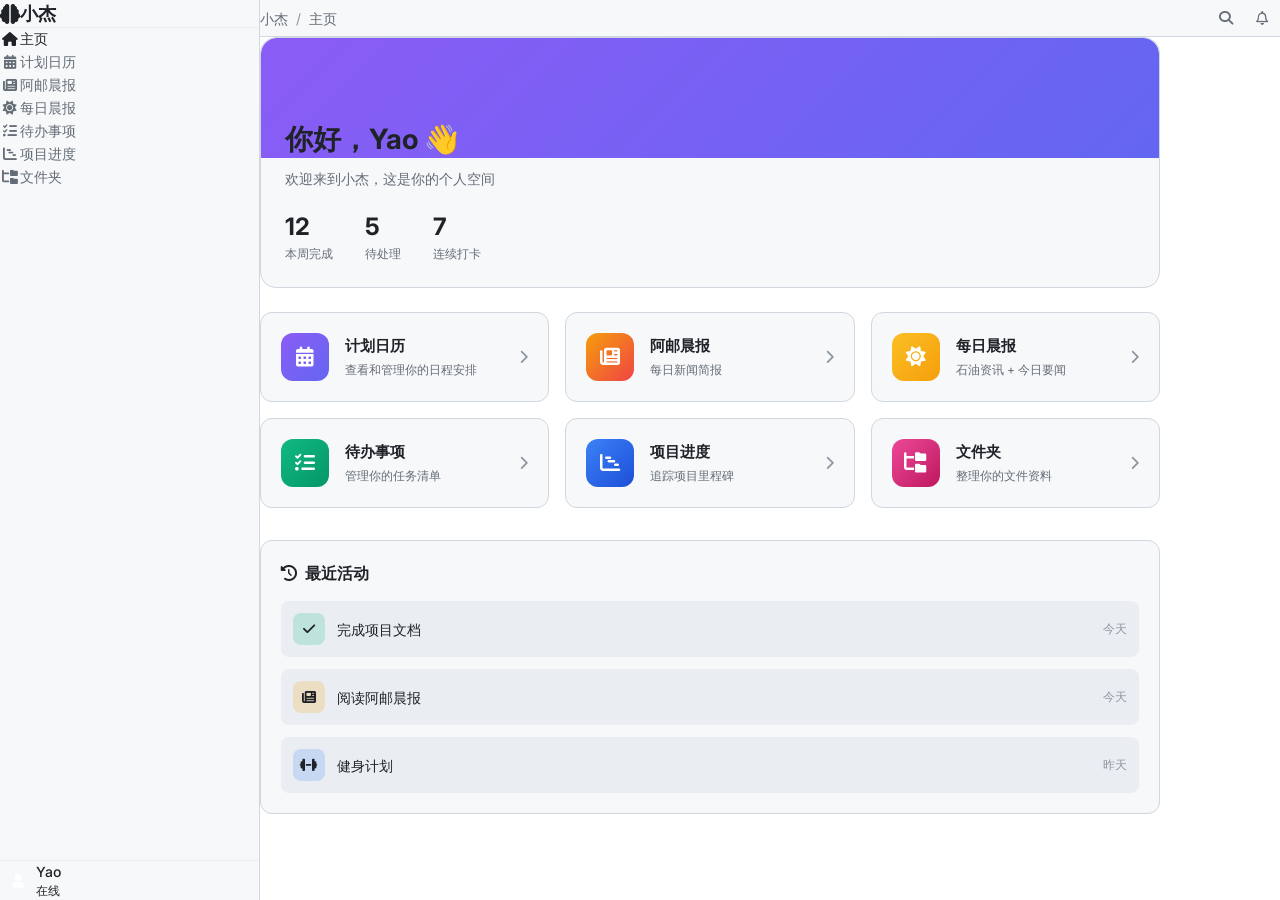
<file: index.html>
<!DOCTYPE html>
<html lang="zh-CN">
<head>
  <meta charset="UTF-8">
  <meta name="viewport" content="width=device-width, initial-scale=1.0">
  <title>小杰 - 个人主页</title>
  <link rel="stylesheet" href="styles.css">
  <link rel="stylesheet" href="home.css">
  <link rel="stylesheet" href="https://cdnjs.cloudflare.com/ajax/libs/font-awesome/6.4.0/css/all.min.css">
  <link href="https://fonts.googleapis.com/css2?family=Inter:wght@300;400;500;600;700&display=swap" rel="stylesheet">
</head>
<body>
  <div class="app-container">
    <!-- 侧边栏 -->
    <aside class="sidebar">
      <div class="sidebar-header">
        <div class="logo">
          <i class="fa-solid fa-brain"></i>
          <span>小杰</span>
        </div>
      </div>
      
      <nav class="sidebar-nav">
        <a href="index.html" class="nav-item active">
          <i class="fa-solid fa-house"></i>
          <span>主页</span>
        </a>
        <a href="calendar.html" class="nav-item">
          <i class="fa-solid fa-calendar-days"></i>
          <span>计划日历</span>
        </a>
        <a href="news.html" class="nav-item">
          <i class="fa-solid fa-newspaper"></i>
          <span>阿邮晨报</span>
        </a>
        <a href="morning.html" class="nav-item">
          <i class="fa-solid fa-sun"></i>
          <span>每日晨报</span>
        </a>
        <a href="todos.html" class="nav-item">
          <i class="fa-solid fa-list-check"></i>
          <span>待办事项</span>
        </a>
        <a href="projects.html" class="nav-item">
          <i class="fa-solid fa-chart-gantt"></i>
          <span>项目进度</span>
        </a>
        <a href="files.html" class="nav-item">
          <i class="fa-solid fa-folder-tree"></i>
          <span>文件夹</span>
        </a>
      </nav>
      
      <div class="sidebar-footer">
        <div class="user-info" onclick="showSettingsMenu(event)">
          <div class="avatar">
            <i class="fa-solid fa-user"></i>
          </div>
          <div class="user-details">
            <span class="username">Yao</span>
            <span class="user-status">在线</span>
          </div>
        </div>
      </div>
    </aside>

    <!-- 主内容区 -->
    <main class="main-content">
      <!-- 顶部导航 -->
      <header class="topbar">
        <div class="breadcrumb">
          <span class="breadcrumb-item">小杰</span>
          <span class="breadcrumb-sep">/</span>
          <span class="breadcrumb-item">主页</span>
        </div>
        
        <div class="topbar-actions">
          <button class="btn btn-icon" title="搜索">
            <i class="fa-solid fa-magnifying-glass"></i>
          </button>
          <button class="btn btn-icon" title="通知">
            <i class="fa-regular fa-bell"></i>
          </button>
        </div>
      </header>

      <!-- 内容区域 -->
      <div class="content-wrapper home-content">
        <!-- 欢迎卡片 -->
        <div class="welcome-card">
          <div class="welcome-bg"></div>
          <div class="welcome-content">
            <h1>你好，Yao 👋</h1>
            <p>欢迎来到小杰，这是你的个人空间</p>
            <div class="quick-stats">
              <div class="quick-stat">
                <span class="qs-num">12</span>
                <span class="qs-label">本周完成</span>
              </div>
              <div class="quick-stat">
                <span class="qs-num">5</span>
                <span class="qs-label">待处理</span>
              </div>
              <div class="quick-stat">
                <span class="qs-num">7</span>
                <span class="qs-label">连续打卡</span>
              </div>
            </div>
          </div>
        </div>

        <!-- 功能卡片网格 -->
        <div class="features-grid">
          <a href="calendar.html" class="feature-card">
            <div class="fc-icon" style="background: linear-gradient(135deg, #8b5cf6, #6366f1);">
              <i class="fa-solid fa-calendar-days"></i>
            </div>
            <div class="fc-info">
              <h3>计划日历</h3>
              <p>查看和管理你的日程安排</p>
            </div>
            <i class="fa-solid fa-chevron-right fc-arrow"></i>
          </a>

          <a href="news.html" class="feature-card">
            <div class="fc-icon" style="background: linear-gradient(135deg, #f59e0b, #ef4444);">
              <i class="fa-solid fa-newspaper"></i>
            </div>
            <div class="fc-info">
              <h3>阿邮晨报</h3>
              <p>每日新闻简报</p>
            </div>
            <i class="fa-solid fa-chevron-right fc-arrow"></i>
          </a>

          <a href="morning.html" class="feature-card">
            <div class="fc-icon" style="background: linear-gradient(135deg, #fbbf24, #f59e0b);">
              <i class="fa-solid fa-sun"></i>
            </div>
            <div class="fc-info">
              <h3>每日晨报</h3>
              <p>石油资讯 + 今日要闻</p>
            </div>
            <i class="fa-solid fa-chevron-right fc-arrow"></i>
          </a>

          <a href="todos.html" class="feature-card">
            <div class="fc-icon" style="background: linear-gradient(135deg, #10b981, #059669);">
              <i class="fa-solid fa-list-check"></i>
            </div>
            <div class="fc-info">
              <h3>待办事项</h3>
              <p>管理你的任务清单</p>
            </div>
            <i class="fa-solid fa-chevron-right fc-arrow"></i>
          </a>

          <a href="projects.html" class="feature-card">
            <div class="fc-icon" style="background: linear-gradient(135deg, #3b82f6, #1d4ed8);">
              <i class="fa-solid fa-chart-gantt"></i>
            </div>
            <div class="fc-info">
              <h3>项目进度</h3>
              <p>追踪项目里程碑</p>
            </div>
            <i class="fa-solid fa-chevron-right fc-arrow"></i>
          </a>

          <a href="files.html" class="feature-card">
            <div class="fc-icon" style="background: linear-gradient(135deg, #ec4899, #be185d);">
              <i class="fa-solid fa-folder-tree"></i>
            </div>
            <div class="fc-info">
              <h3>文件夹</h3>
              <p>整理你的文件资料</p>
            </div>
            <i class="fa-solid fa-chevron-right fc-arrow"></i>
          </a>
        </div>

        <!-- 最近活动 -->
        <div class="recent-section">
          <h2><i class="fa-solid fa-clock-rotate-left"></i> 最近活动</h2>
          <div class="activity-list">
            <div class="activity-item">
              <div class="activity-icon done">
                <i class="fa-solid fa-check"></i>
              </div>
              <div class="activity-content">
                <p>完成项目文档</p>
                <span>今天</span>
              </div>
            </div>
            <div class="activity-item">
              <div class="activity-icon news">
                <i class="fa-solid fa-newspaper"></i>
              </div>
              <div class="activity-content">
                <p>阅读阿邮晨报</p>
                <span>今天</span>
              </div>
            </div>
            <div class="activity-item">
              <div class="activity-icon progress">
                <i class="fa-solid fa-dumbbell"></i>
              </div>
              <div class="activity-content">
                <p>健身计划</p>
                <span>昨天</span>
              </div>
            </div>
          </div>
        </div>
      </div>
    </main>
  </div>

  <!-- 设置菜单 -->
  <div id="settingsMenu" class="settings-menu" onclick="closeSettingsMenu(event)">
    <div class="settings-dropdown" onclick="event.stopPropagation()">
      <div class="settings-header">
        <span>设置</span>
        <button class="close-btn" onclick="closeSettingsMenu()">
          <i class="fa-solid fa-xmark"></i>
        </button>
      </div>
      <div class="settings-options">
        <div class="settings-option" onclick="triggerAvatarUpload()">
          <i class="fa-solid fa-camera"></i>
          <span>更换头像</span>
        </div>
        <div class="settings-option" onclick="toggleTheme()">
          <i class="fa-solid fa-moon"></i>
          <span>深色/浅色模式</span>
        </div>
      </div>
      <div class="settings-footer">
        <div class="changelog-link" onclick="openChangelog()">
          <i class="fa-solid fa-file-lines"></i>
          <span>更新日志</span>
          <span class="changelog-info">2026-03-23 / 本地</span>
        </div>
      </div>
    </div>
  </div>

  <!-- 头像上传 -->
  <input type="file" id="avatarInput" accept="image/*" style="display:none" onchange="handleAvatarUpload(event)">

  <!-- 更新日志弹窗 -->
  <div id="changelogModal" class="modal" onclick="closeChangelog(event)">
    <div class="modal-content changelog-modal" onclick="event.stopPropagation()">
      <div class="modal-header">
        <h2><i class="fa-solid fa-file-lines"></i> 更新日志</h2>
        <button class="close-btn" onclick="closeChangelog()">
          <i class="fa-solid fa-xmark"></i>
        </button>
      </div>
      <div class="modal-body">
        <div class="changelog-item">
          <div class="changelog-date">2026-03-23</div>
          <div class="changelog-content">
            <h4>小杰网页 v1.0 发布</h4>
            <ul>
              <li>创建小杰网页，参考 GitHub 设计风格</li>
              <li>即梦紫配色 + GitHub 深色主题</li>
              <li>主页、计划日历、新闻、待办事项、项目进度、文件夹页面</li>
              <li>头像右键设置菜单</li>
              <li>支持更换头像</li>
              <li>深色/浅色主题切换</li>
              <li>GitHub Pages 部署</li>
            </ul>
          </div>
        </div>
      </div>
    </div>
  </div>

  <script src="app.js"></script>
</body>
</html>
</file>
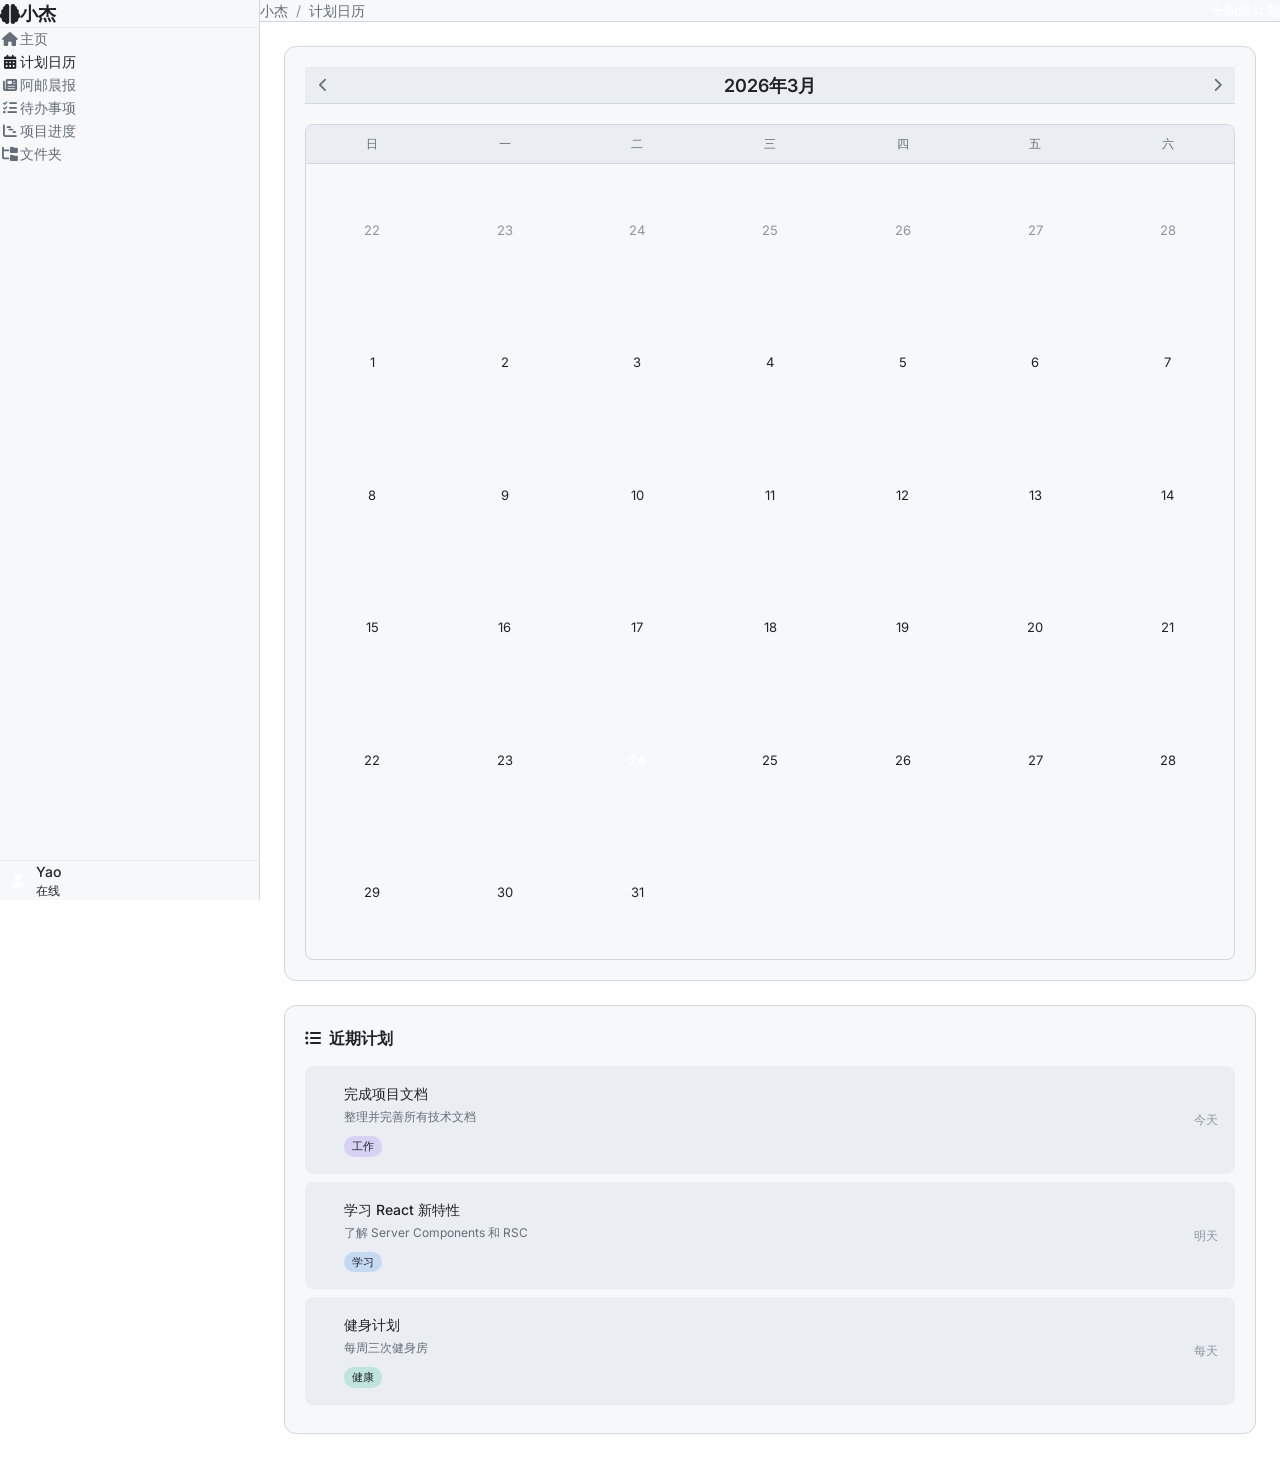
<file: calendar.html>
<!DOCTYPE html>
<html lang="zh-CN">
<head>
  <meta charset="UTF-8">
  <meta name="viewport" content="width=device-width, initial-scale=1.0">
  <title>计划日历 - 小杰</title>
  <link rel="stylesheet" href="styles.css">
  <link rel="stylesheet" href="page.css">
  <link rel="stylesheet" href="https://cdnjs.cloudflare.com/ajax/libs/font-awesome/6.4.0/css/all.min.css">
  <link href="https://fonts.googleapis.com/css2?family=Inter:wght@300;400;500;600;700&display=swap" rel="stylesheet">
</head>
<body>
  <div class="app-container">
    <!-- 侧边栏 -->
    <aside class="sidebar">
      <div class="sidebar-header">
        <div class="logo">
          <i class="fa-solid fa-brain"></i>
          <span>小杰</span>
        </div>
      </div>
      
      <nav class="sidebar-nav">
        <a href="index.html" class="nav-item">
          <i class="fa-solid fa-house"></i>
          <span>主页</span>
        </a>
        <a href="calendar.html" class="nav-item active">
          <i class="fa-solid fa-calendar-days"></i>
          <span>计划日历</span>
        </a>
        <a href="news.html" class="nav-item">
          <i class="fa-solid fa-newspaper"></i>
          <span>阿邮晨报</span>
        </a>
        <a href="todos.html" class="nav-item">
          <i class="fa-solid fa-list-check"></i>
          <span>待办事项</span>
        </a>
        <a href="projects.html" class="nav-item">
          <i class="fa-solid fa-chart-gantt"></i>
          <span>项目进度</span>
        </a>
        <a href="files.html" class="nav-item">
          <i class="fa-solid fa-folder-tree"></i>
          <span>文件夹</span>
        </a>
      </nav>
      
      <div class="sidebar-footer">
        <div class="user-info" onclick="showSettingsMenu(event)">
          <div class="avatar">
            <i class="fa-solid fa-user"></i>
          </div>
          <div class="user-details">
            <span class="username">Yao</span>
            <span class="user-status">在线</span>
          </div>
        </div>
      </div>
    </aside>

    <!-- 主内容区 -->
    <main class="main-content">
      <header class="topbar">
        <div class="breadcrumb">
          <a href="index.html" class="breadcrumb-item">小杰</a>
          <span class="breadcrumb-sep">/</span>
          <span class="breadcrumb-item">计划日历</span>
        </div>
        
        <div class="topbar-actions">
          <button class="btn btn-primary">
            <i class="fa-solid fa-plus"></i>
            <span>新建计划</span>
          </button>
        </div>
      </header>

      <div class="content-wrapper">
        <!-- 日历 -->
        <div class="calendar-container">
          <div class="calendar-header">
            <button class="btn btn-icon"><i class="fa-solid fa-chevron-left"></i></button>
            <h2>2026年3月</h2>
            <button class="btn btn-icon"><i class="fa-solid fa-chevron-right"></i></button>
          </div>
          
          <div class="calendar-grid">
            <div class="calendar-weekday">
              <span>日</span><span>一</span><span>二</span><span>三</span><span>四</span><span>五</span><span>六</span>
            </div>
            <div class="calendar-days">
              <div class="day disabled">22</div><div class="day disabled">23</div><div class="day disabled">24</div>
              <div class="day disabled">25</div><div class="day disabled">26</div><div class="day disabled">27</div><div class="day disabled">28</div>
              <div class="day">1</div><div class="day">2</div><div class="day">3</div><div class="day">4</div><div class="day">5</div><div class="day">6</div><div class="day">7</div>
              <div class="day">8</div><div class="day">9</div><div class="day">10</div><div class="day">11</div><div class="day">12</div><div class="day">13</div><div class="day">14</div>
              <div class="day">15</div><div class="day">16</div><div class="day">17</div><div class="day">18</div><div class="day">19</div><div class="day">20</div><div class="day">21</div>
              <div class="day">22</div><div class="day">23</div><div class="day today">24</div><div class="day">25</div><div class="day">26</div><div class="day">27</div><div class="day">28</div>
              <div class="day">29</div><div class="day">30</div><div class="day">31</div>
            </div>
          </div>
        </div>

        <!-- 计划列表 -->
        <div class="plans-list-container">
          <h3><i class="fa-solid fa-list-ul"></i> 近期计划</h3>
          
          <div class="plan-item">
            <div class="plan-status done"></div>
            <div class="plan-info">
              <h4>完成项目文档</h4>
              <p>整理并完善所有技术文档</p>
              <span class="plan-tag tag-work">工作</span>
            </div>
            <span class="plan-time">今天</span>
          </div>

          <div class="plan-item">
            <div class="plan-status pending"></div>
            <div class="plan-info">
              <h4>学习 React 新特性</h4>
              <p>了解 Server Components 和 RSC</p>
              <span class="plan-tag tag-learning">学习</span>
            </div>
            <span class="plan-time">明天</span>
          </div>

          <div class="plan-item">
            <div class="plan-status in-progress"></div>
            <div class="plan-info">
              <h4>健身计划</h4>
              <p>每周三次健身房</p>
              <span class="plan-tag tag-health">健康</span>
            </div>
            <span class="plan-time">每天</span>
          </div>
        </div>
      </div>
    </main>
  </div>

  <!-- 设置菜单 -->
  <div id="settingsMenu" class="settings-menu" onclick="closeSettingsMenu(event)">
    <div class="settings-dropdown" onclick="event.stopPropagation()">
      <div class="settings-header">
        <span>设置</span>
        <button class="close-btn" onclick="closeSettingsMenu()"><i class="fa-solid fa-xmark"></i></button>
      </div>
      <div class="settings-options">
        <div class="settings-option" onclick="triggerAvatarUpload()">
          <i class="fa-solid fa-camera"></i><span>更换头像</span>
        </div>
        <div class="settings-option" onclick="toggleTheme()">
          <i class="fa-solid fa-moon"></i><span>深色/浅色模式</span>
        </div>
      </div>
      <div class="settings-footer">
        <div class="changelog-link" onclick="openChangelog()">
          <i class="fa-solid fa-file-lines"></i><span>更新日志</span>
          <span class="changelog-info">2026-03-23 / 本地</span>
        </div>
      </div>
    </div>
  </div>

  <input type="file" id="avatarInput" accept="image/*" style="display:none" onchange="handleAvatarUpload(event)">

  <div id="changelogModal" class="modal" onclick="closeChangelog(event)">
    <div class="modal-content changelog-modal" onclick="event.stopPropagation()">
      <div class="modal-header">
        <h2><i class="fa-solid fa-file-lines"></i> 更新日志</h2>
        <button class="close-btn" onclick="closeChangelog()"><i class="fa-solid fa-xmark"></i></button>
      </div>
      <div class="modal-body">
        <div class="changelog-item">
          <div class="changelog-date">2026-03-23</div>
          <div class="changelog-content">
            <h4>小杰网页 v1.0 发布</h4>
            <ul>
              <li>创建小杰网页，参考 GitHub 设计风格</li>
              <li>即梦紫配色 + GitHub 深色主题</li>
              <li>多页面架构：主页、日历、新闻、待办、项目、文件夹</li>
              <li>头像右键设置菜单</li>
              <li>支持更换头像</li>
              <li>深色/浅色主题切换</li>
            </ul>
          </div>
        </div>
      </div>
    </div>
  </div>

  <script src="app.js"></script>
</body>
</html>
</file>
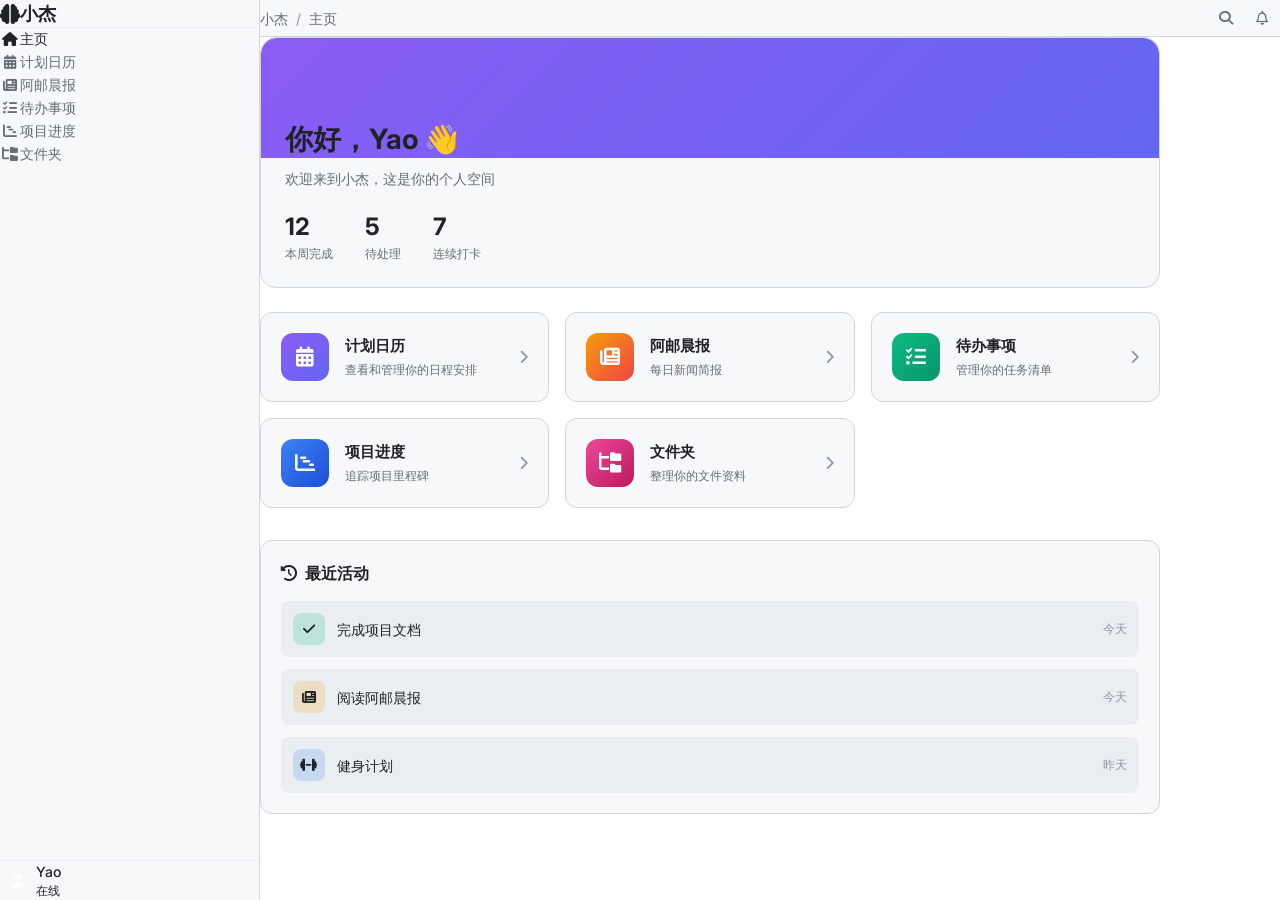
<file: files.html>
<!DOCTYPE html>
<html lang="zh-CN">
<head>
  <meta charset="UTF-8">
  <meta name="viewport" content="width=device-width, initial-scale=1.0">
  <title>小杰 - 个人主页</title>
  <link rel="stylesheet" href="styles.css">
  <link rel="stylesheet" href="home.css">
  <link rel="stylesheet" href="https://cdnjs.cloudflare.com/ajax/libs/font-awesome/6.4.0/css/all.min.css">
  <link href="https://fonts.googleapis.com/css2?family=Inter:wght@300;400;500;600;700&display=swap" rel="stylesheet">
</head>
<body>
  <div class="app-container">
    <!-- 侧边栏 -->
    <aside class="sidebar">
      <div class="sidebar-header">
        <div class="logo">
          <i class="fa-solid fa-brain"></i>
          <span>小杰</span>
        </div>
      </div>
      
      <nav class="sidebar-nav">
        <a href="index.html" class="nav-item active">
          <i class="fa-solid fa-house"></i>
          <span>主页</span>
        </a>
        <a href="calendar.html" class="nav-item">
          <i class="fa-solid fa-calendar-days"></i>
          <span>计划日历</span>
        </a>
        <a href="news.html" class="nav-item">
          <i class="fa-solid fa-newspaper"></i>
          <span>阿邮晨报</span>
        </a>
        <a href="todos.html" class="nav-item">
          <i class="fa-solid fa-list-check"></i>
          <span>待办事项</span>
        </a>
        <a href="projects.html" class="nav-item">
          <i class="fa-solid fa-chart-gantt"></i>
          <span>项目进度</span>
        </a>
        <a href="files.html" class="nav-item">
          <i class="fa-solid fa-folder-tree"></i>
          <span>文件夹</span>
        </a>
      </nav>
      
      <div class="sidebar-footer">
        <div class="user-info" onclick="showSettingsMenu(event)">
          <div class="avatar">
            <i class="fa-solid fa-user"></i>
          </div>
          <div class="user-details">
            <span class="username">Yao</span>
            <span class="user-status">在线</span>
          </div>
        </div>
      </div>
    </aside>

    <!-- 主内容区 -->
    <main class="main-content">
      <!-- 顶部导航 -->
      <header class="topbar">
        <div class="breadcrumb">
          <span class="breadcrumb-item">小杰</span>
          <span class="breadcrumb-sep">/</span>
          <span class="breadcrumb-item">主页</span>
        </div>
        
        <div class="topbar-actions">
          <button class="btn btn-icon" title="搜索">
            <i class="fa-solid fa-magnifying-glass"></i>
          </button>
          <button class="btn btn-icon" title="通知">
            <i class="fa-regular fa-bell"></i>
          </button>
        </div>
      </header>

      <!-- 内容区域 -->
      <div class="content-wrapper home-content">
        <!-- 欢迎卡片 -->
        <div class="welcome-card">
          <div class="welcome-bg"></div>
          <div class="welcome-content">
            <h1>你好，Yao 👋</h1>
            <p>欢迎来到小杰，这是你的个人空间</p>
            <div class="quick-stats">
              <div class="quick-stat">
                <span class="qs-num">12</span>
                <span class="qs-label">本周完成</span>
              </div>
              <div class="quick-stat">
                <span class="qs-num">5</span>
                <span class="qs-label">待处理</span>
              </div>
              <div class="quick-stat">
                <span class="qs-num">7</span>
                <span class="qs-label">连续打卡</span>
              </div>
            </div>
          </div>
        </div>

        <!-- 功能卡片网格 -->
        <div class="features-grid">
          <a href="calendar.html" class="feature-card">
            <div class="fc-icon" style="background: linear-gradient(135deg, #8b5cf6, #6366f1);">
              <i class="fa-solid fa-calendar-days"></i>
            </div>
            <div class="fc-info">
              <h3>计划日历</h3>
              <p>查看和管理你的日程安排</p>
            </div>
            <i class="fa-solid fa-chevron-right fc-arrow"></i>
          </a>

          <a href="news.html" class="feature-card">
            <div class="fc-icon" style="background: linear-gradient(135deg, #f59e0b, #ef4444);">
              <i class="fa-solid fa-newspaper"></i>
            </div>
            <div class="fc-info">
              <h3>阿邮晨报</h3>
              <p>每日新闻简报</p>
            </div>
            <i class="fa-solid fa-chevron-right fc-arrow"></i>
          </a>

          <a href="todos.html" class="feature-card">
            <div class="fc-icon" style="background: linear-gradient(135deg, #10b981, #059669);">
              <i class="fa-solid fa-list-check"></i>
            </div>
            <div class="fc-info">
              <h3>待办事项</h3>
              <p>管理你的任务清单</p>
            </div>
            <i class="fa-solid fa-chevron-right fc-arrow"></i>
          </a>

          <a href="projects.html" class="feature-card">
            <div class="fc-icon" style="background: linear-gradient(135deg, #3b82f6, #1d4ed8);">
              <i class="fa-solid fa-chart-gantt"></i>
            </div>
            <div class="fc-info">
              <h3>项目进度</h3>
              <p>追踪项目里程碑</p>
            </div>
            <i class="fa-solid fa-chevron-right fc-arrow"></i>
          </a>

          <a href="files.html" class="feature-card">
            <div class="fc-icon" style="background: linear-gradient(135deg, #ec4899, #be185d);">
              <i class="fa-solid fa-folder-tree"></i>
            </div>
            <div class="fc-info">
              <h3>文件夹</h3>
              <p>整理你的文件资料</p>
            </div>
            <i class="fa-solid fa-chevron-right fc-arrow"></i>
          </a>
        </div>

        <!-- 最近活动 -->
        <div class="recent-section">
          <h2><i class="fa-solid fa-clock-rotate-left"></i> 最近活动</h2>
          <div class="activity-list">
            <div class="activity-item">
              <div class="activity-icon done">
                <i class="fa-solid fa-check"></i>
              </div>
              <div class="activity-content">
                <p>完成项目文档</p>
                <span>今天</span>
              </div>
            </div>
            <div class="activity-item">
              <div class="activity-icon news">
                <i class="fa-solid fa-newspaper"></i>
              </div>
              <div class="activity-content">
                <p>阅读阿邮晨报</p>
                <span>今天</span>
              </div>
            </div>
            <div class="activity-item">
              <div class="activity-icon progress">
                <i class="fa-solid fa-dumbbell"></i>
              </div>
              <div class="activity-content">
                <p>健身计划</p>
                <span>昨天</span>
              </div>
            </div>
          </div>
        </div>
      </div>
    </main>
  </div>

  <!-- 设置菜单 -->
  <div id="settingsMenu" class="settings-menu" onclick="closeSettingsMenu(event)">
    <div class="settings-dropdown" onclick="event.stopPropagation()">
      <div class="settings-header">
        <span>设置</span>
        <button class="close-btn" onclick="closeSettingsMenu()">
          <i class="fa-solid fa-xmark"></i>
        </button>
      </div>
      <div class="settings-options">
        <div class="settings-option" onclick="triggerAvatarUpload()">
          <i class="fa-solid fa-camera"></i>
          <span>更换头像</span>
        </div>
        <div class="settings-option" onclick="toggleTheme()">
          <i class="fa-solid fa-moon"></i>
          <span>深色/浅色模式</span>
        </div>
      </div>
      <div class="settings-footer">
        <div class="changelog-link" onclick="openChangelog()">
          <i class="fa-solid fa-file-lines"></i>
          <span>更新日志</span>
          <span class="changelog-info">2026-03-23 / 本地</span>
        </div>
      </div>
    </div>
  </div>

  <!-- 头像上传 -->
  <input type="file" id="avatarInput" accept="image/*" style="display:none" onchange="handleAvatarUpload(event)">

  <!-- 更新日志弹窗 -->
  <div id="changelogModal" class="modal" onclick="closeChangelog(event)">
    <div class="modal-content changelog-modal" onclick="event.stopPropagation()">
      <div class="modal-header">
        <h2><i class="fa-solid fa-file-lines"></i> 更新日志</h2>
        <button class="close-btn" onclick="closeChangelog()">
          <i class="fa-solid fa-xmark"></i>
        </button>
      </div>
      <div class="modal-body">
        <div class="changelog-item">
          <div class="changelog-date">2026-03-23</div>
          <div class="changelog-content">
            <h4>小杰网页 v1.0 发布</h4>
            <ul>
              <li>创建小杰网页，参考 GitHub 设计风格</li>
              <li>即梦紫配色 + GitHub 深色主题</li>
              <li>主页、计划日历、新闻、待办事项、项目进度、文件夹页面</li>
              <li>头像右键设置菜单</li>
              <li>支持更换头像</li>
              <li>深色/浅色主题切换</li>
              <li>GitHub Pages 部署</li>
            </ul>
          </div>
        </div>
      </div>
    </div>
  </div>

  <script src="app.js"></script>
</body>
</html>
</file>
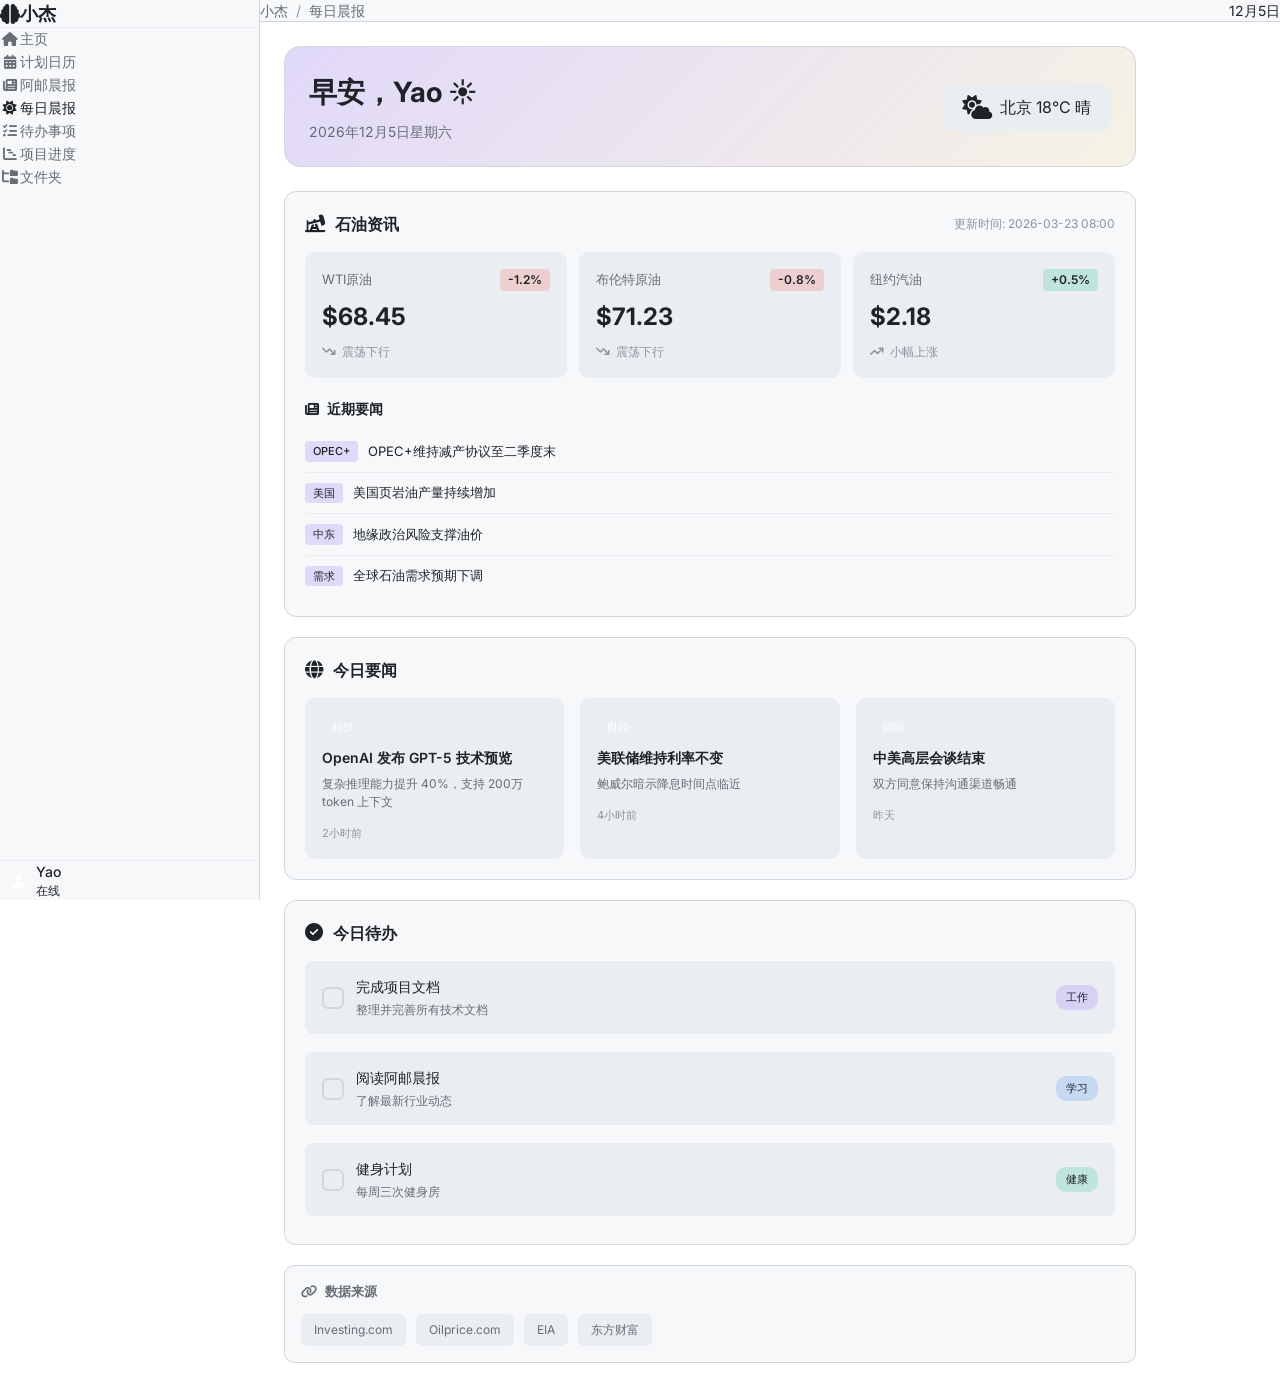
<file: morning.html>
<!DOCTYPE html>
<html lang="zh-CN">
<head>
  <meta charset="UTF-8">
  <meta name="viewport" content="width=device-width, initial-scale=1.0">
  <title>每日晨报 - 小杰</title>
  <link rel="stylesheet" href="styles.css">
  <link rel="stylesheet" href="page.css">
  <link rel="stylesheet" href="morning.css">
  <link rel="stylesheet" href="https://cdnjs.cloudflare.com/ajax/libs/font-awesome/6.4.0/css/all.min.css">
  <link href="https://fonts.googleapis.com/css2?family=Inter:wght@300;400;500;600;700&display=swap" rel="stylesheet">
</head>
<body>
  <div class="app-container">
    <!-- 侧边栏 -->
    <aside class="sidebar">
      <div class="sidebar-header">
        <div class="logo">
          <i class="fa-solid fa-brain"></i>
          <span>小杰</span>
        </div>
      </div>
      
      <nav class="sidebar-nav">
        <a href="index.html" class="nav-item">
          <i class="fa-solid fa-house"></i>
          <span>主页</span>
        </a>
        <a href="calendar.html" class="nav-item">
          <i class="fa-solid fa-calendar-days"></i>
          <span>计划日历</span>
        </a>
        <a href="news.html" class="nav-item">
          <i class="fa-solid fa-newspaper"></i>
          <span>阿邮晨报</span>
        </a>
        <a href="morning.html" class="nav-item active">
          <i class="fa-solid fa-sun"></i>
          <span>每日晨报</span>
        </a>
        <a href="todos.html" class="nav-item">
          <i class="fa-solid fa-list-check"></i>
          <span>待办事项</span>
        </a>
        <a href="projects.html" class="nav-item">
          <i class="fa-solid fa-chart-gantt"></i>
          <span>项目进度</span>
        </a>
        <a href="files.html" class="nav-item">
          <i class="fa-solid fa-folder-tree"></i>
          <span>文件夹</span>
        </a>
      </nav>
      
      <div class="sidebar-footer">
        <div class="user-info" onclick="showSettingsMenu(event)">
          <div class="avatar">
            <i class="fa-solid fa-user"></i>
          </div>
          <div class="user-details">
            <span class="username">Yao</span>
            <span class="user-status">在线</span>
          </div>
        </div>
      </div>
    </aside>

    <!-- 主内容区 -->
    <main class="main-content">
      <header class="topbar">
        <div class="breadcrumb">
          <a href="index.html" class="breadcrumb-item">小杰</a>
          <span class="breadcrumb-sep">/</span>
          <span class="breadcrumb-item">每日晨报</span>
        </div>
        
        <div class="topbar-actions">
          <span class="current-date" id="currentDate"></span>
        </div>
      </header>

      <div class="content-wrapper morning-content">
        <!-- 日期天气 -->
        <div class="morning-header">
          <div class="date-info">
            <h1>早安，Yao ☀️</h1>
            <p class="date-text" id="dateText">2026年3月23日 星期一</p>
          </div>
          <div class="weather-info">
            <i class="fa-solid fa-cloud-sun"></i>
            <span>北京 18°C 晴</span>
          </div>
        </div>

        <!-- 石油资讯 -->
        <div class="section oil-section">
          <div class="section-header">
            <div class="section-title">
              <i class="fa-solid fa-oil-well"></i>
              <h2>石油资讯</h2>
            </div>
            <span class="update-time">更新时间: 2026-03-23 08:00</span>
          </div>
          
          <div class="oil-prices">
            <div class="price-card">
              <div class="price-header">
                <span class="price-name">WTI原油</span>
                <span class="price-change down">-1.2%</span>
              </div>
              <div class="price-value">$68.45</div>
              <div class="price-trend">
                <i class="fa-solid fa-arrow-trend-down"></i>
                <span>震荡下行</span>
              </div>
            </div>
            
            <div class="price-card">
              <div class="price-header">
                <span class="price-name">布伦特原油</span>
                <span class="price-change down">-0.8%</span>
              </div>
              <div class="price-value">$71.23</div>
              <div class="price-trend">
                <i class="fa-solid fa-arrow-trend-down"></i>
                <span>震荡下行</span>
              </div>
            </div>
            
            <div class="price-card">
              <div class="price-header">
                <span class="price-name">纽约汽油</span>
                <span class="price-change up">+0.5%</span>
              </div>
              <div class="price-value">$2.18</div>
              <div class="price-trend">
                <i class="fa-solid fa-arrow-trend-up"></i>
                <span>小幅上涨</span>
              </div>
            </div>
          </div>

          <div class="oil-news">
            <h3><i class="fa-solid fa-newspaper"></i> 近期要闻</h3>
            <ul class="news-list">
              <li>
                <span class="news-tag">OPEC+</span>
                <a href="#">OPEC+维持减产协议至二季度末</a>
              </li>
              <li>
                <span class="news-tag">美国</span>
                <a href="#">美国页岩油产量持续增加</a>
              </li>
              <li>
                <span class="news-tag">中东</span>
                <a href="#">地缘政治风险支撑油价</a>
              </li>
              <li>
                <span class="news-tag">需求</span>
                <a href="#">全球石油需求预期下调</a>
              </li>
            </ul>
          </div>
        </div>

        <!-- 今日要闻 -->
        <div class="section news-section">
          <div class="section-header">
            <div class="section-title">
              <i class="fa-solid fa-globe"></i>
              <h2>今日要闻</h2>
            </div>
          </div>
          
          <div class="news-grid">
            <div class="news-item">
              <div class="news-category">科技</div>
              <h4>OpenAI 发布 GPT-5 技术预览</h4>
              <p>复杂推理能力提升 40%，支持 200万 token 上下文</p>
              <span class="news-time">2小时前</span>
            </div>
            
            <div class="news-item">
              <div class="news-category">财经</div>
              <h4>美联储维持利率不变</h4>
              <p>鲍威尔暗示降息时间点临近</p>
              <span class="news-time">4小时前</span>
            </div>
            
            <div class="news-item">
              <div class="news-category">国际</div>
              <h4>中美高层会谈结束</h4>
              <p>双方同意保持沟通渠道畅通</p>
              <span class="news-time">昨天</span>
            </div>
          </div>
        </div>

        <!-- 今日待办 -->
        <div class="section todo-section">
          <div class="section-header">
            <div class="section-title">
              <i class="fa-solid fa-check-circle"></i>
              <h2>今日待办</h2>
            </div>
          </div>
          
          <div class="todo-list">
            <div class="todo-item">
              <div class="todo-checkbox" onclick="this.classList.toggle('checked')">
                <i class="fa-solid fa-check"></i>
              </div>
              <div class="todo-content">
                <h4>完成项目文档</h4>
                <p>整理并完善所有技术文档</p>
              </div>
              <span class="todo-tag tag-work">工作</span>
            </div>
            
            <div class="todo-item">
              <div class="todo-checkbox" onclick="this.classList.toggle('checked')">
                <i class="fa-solid fa-check"></i>
              </div>
              <div class="todo-content">
                <h4>阅读阿邮晨报</h4>
                <p>了解最新行业动态</p>
              </div>
              <span class="todo-tag tag-learning">学习</span>
            </div>
            
            <div class="todo-item">
              <div class="todo-checkbox" onclick="this.classList.toggle('checked')">
                <i class="fa-solid fa-check"></i>
              </div>
              <div class="todo-content">
                <h4>健身计划</h4>
                <p>每周三次健身房</p>
              </div>
              <span class="todo-tag tag-health">健康</span>
            </div>
          </div>
        </div>

        <!-- 数据来源 -->
        <div class="sources-section">
          <h4><i class="fa-solid fa-link"></i> 数据来源</h4>
          <div class="sources-list">
            <a href="https://www.investing.com/commodities/crude-oil" target="_blank">Investing.com</a>
            <a href="https://oilprice.com" target="_blank">Oilprice.com</a>
            <a href="https://www.eia.gov/petroleum/" target="_blank">EIA</a>
            <a href="https://finance.eastmoney.com" target="_blank">东方财富</a>
          </div>
        </div>
      </div>
    </main>
  </div>

  <!-- 设置菜单 -->
  <div id="settingsMenu" class="settings-menu" onclick="closeSettingsMenu(event)">
    <div class="settings-dropdown" onclick="event.stopPropagation()">
      <div class="settings-header">
        <span>设置</span>
        <button class="close-btn" onclick="closeSettingsMenu()"><i class="fa-solid fa-xmark"></i></button>
      </div>
      <div class="settings-options">
        <div class="settings-option" onclick="triggerAvatarUpload()">
          <i class="fa-solid fa-camera"></i><span>更换头像</span>
        </div>
        <div class="settings-option" onclick="toggleTheme()">
          <i class="fa-solid fa-moon"></i><span>深色/浅色模式</span>
        </div>
      </div>
      <div class="settings-footer">
        <div class="changelog-link" onclick="openChangelog()">
          <i class="fa-solid fa-file-lines"></i><span>更新日志</span>
          <span class="changelog-info">2026-03-23 / 本地</span>
        </div>
      </div>
    </div>
  </div>

  <input type="file" id="avatarInput" accept="image/*" style="display:none" onchange="handleAvatarUpload(event)">

  <div id="changelogModal" class="modal" onclick="closeChangelog(event)">
    <div class="modal-content changelog-modal" onclick="event.stopPropagation()">
      <div class="modal-header">
        <h2><i class="fa-solid fa-file-lines"></i> 更新日志</h2>
        <button class="close-btn" onclick="closeChangelog()"><i class="fa-solid fa-xmark"></i></button>
      </div>
      <div class="modal-body">
        <div class="changelog-item">
          <div class="changelog-date">2026-03-23</div>
          <div class="changelog-content">
            <h4>小杰网页 v1.0 发布</h4>
            <ul>
              <li>创建小杰网页，参考 GitHub 设计风格</li>
              <li>即梦紫配色 + GitHub 深色主题</li>
              <li>多页面架构：主页、日历、新闻、待办、项目、文件夹</li>
              <li>新增每日晨报模块</li>
              <li>头像右键设置菜单</li>
              <li>支持更换头像</li>
              <li>深色/浅色主题切换</li>
            </ul>
          </div>
        </div>
      </div>
    </div>
  </div>

  <script src="app.js"></script>
  <script>
    // 显示当前日期
    const now = new Date();
    const options = { year: 'numeric', month: 'long', day: 'numeric', weekday: 'long' };
    document.getElementById('dateText').textContent = now.toLocaleDateString('zh-CN', options);
    document.getElementById('currentDate').textContent = now.toLocaleDateString('zh-CN', { month: 'short', day: 'numeric' });
  </script>
</body>
</html>
</file>
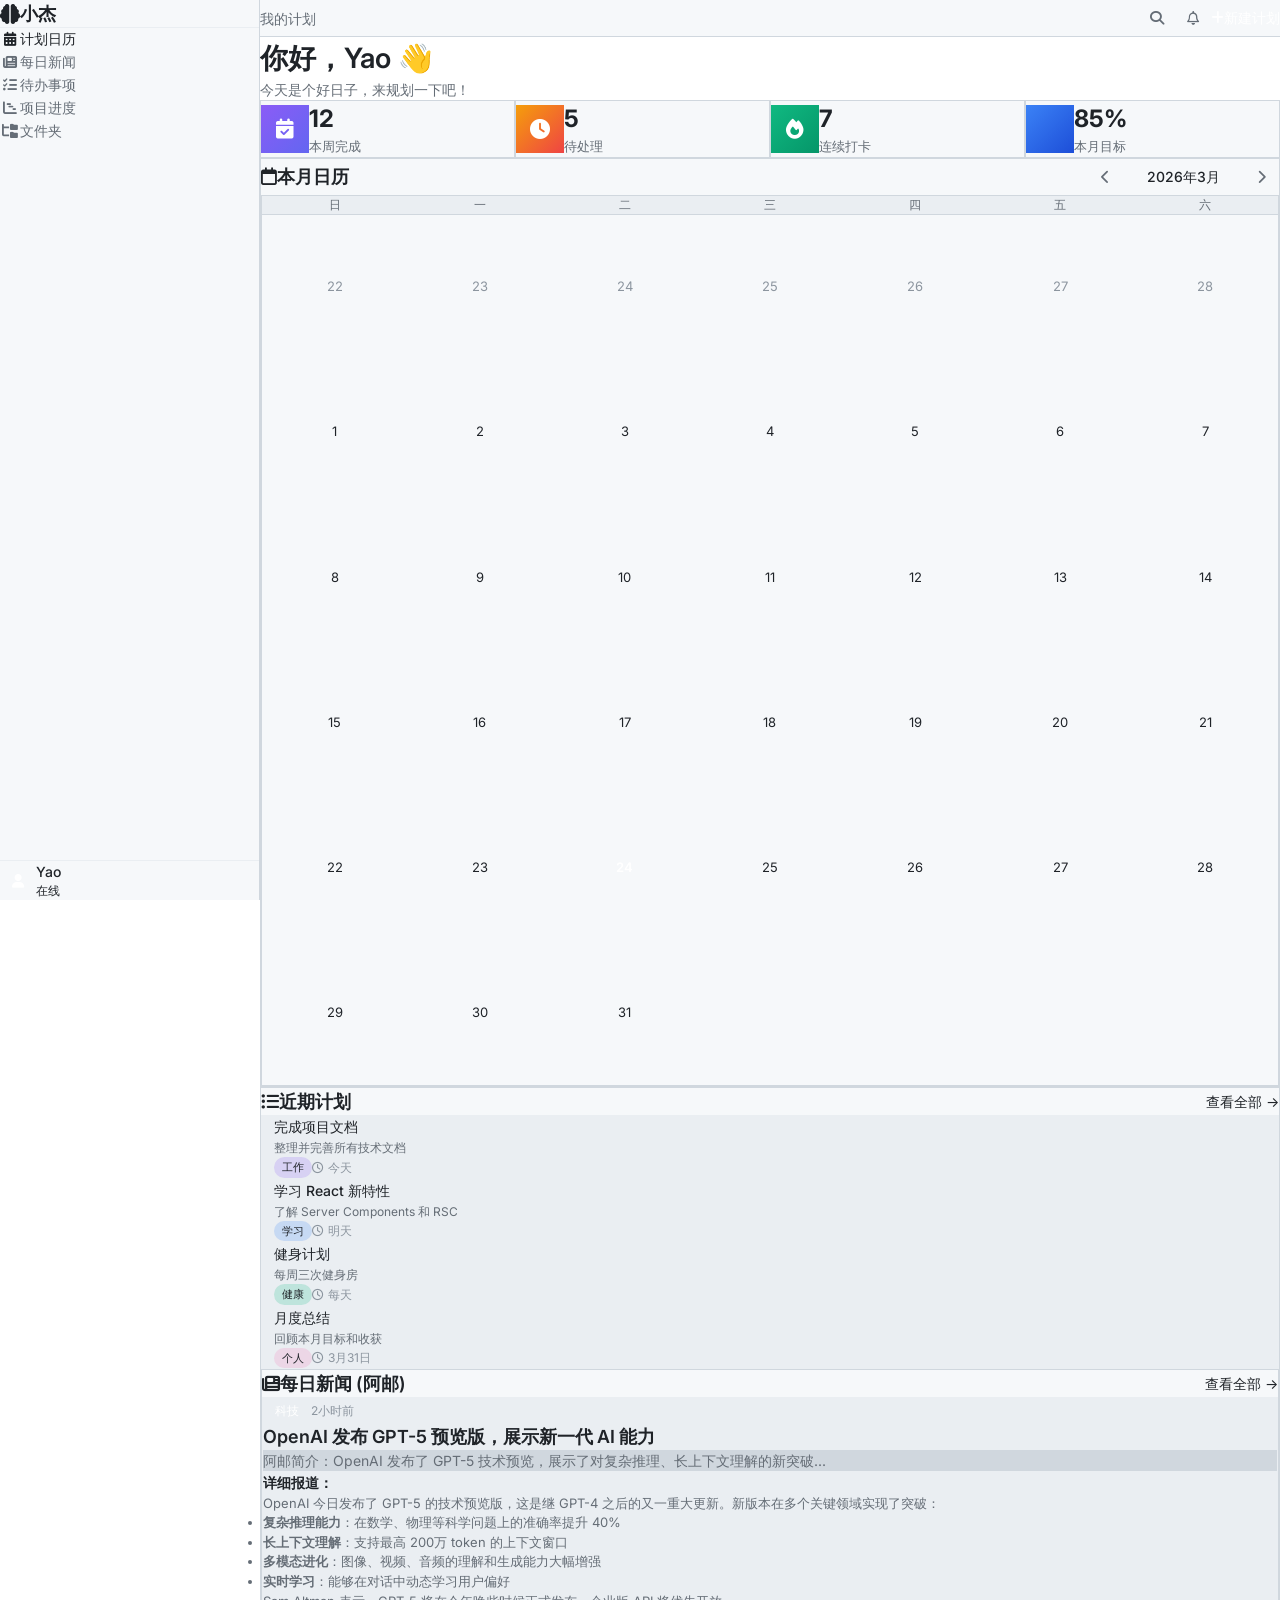
<file: plan-calendar.html>
<!DOCTYPE html>
<html lang="zh-CN">
<head>
  <meta charset="UTF-8">
  <meta name="viewport" content="width=device-width, initial-scale=1.0">
  <title>小杰 - 我的计划日历</title>
  <link rel="stylesheet" href="styles.css">
  <!-- Font Awesome 图标 -->
  <link rel="stylesheet" href="https://cdnjs.cloudflare.com/ajax/libs/font-awesome/6.4.0/css/all.min.css">
  <!-- Google Fonts -->
  <link href="https://fonts.googleapis.com/css2?family=Inter:wght@300;400;500;600;700&display=swap" rel="stylesheet">
</head>
<body>
  <div class="app-container">
    <!-- 侧边栏 -->
    <aside class="sidebar">
      <div class="sidebar-header">
        <div class="logo">
          <i class="fa-solid fa-brain"></i>
          <span>小杰</span>
        </div>
      </div>
      
      <nav class="sidebar-nav">
        <a href="#" class="nav-item active">
          <i class="fa-solid fa-calendar-days"></i>
          <span>计划日历</span>
        </a>
        <a href="#" class="nav-item">
          <i class="fa-solid fa-newspaper"></i>
          <span>每日新闻</span>
        </a>
        <a href="#" class="nav-item">
          <i class="fa-solid fa-list-check"></i>
          <span>待办事项</span>
        </a>
        <a href="#" class="nav-item">
          <i class="fa-solid fa-chart-gantt"></i>
          <span>项目进度</span>
        </a>
        <a href="#" class="nav-item">
          <i class="fa-solid fa-folder-tree"></i>
          <span>文件夹</span>
        </a>
      </nav>
      
      <div class="sidebar-footer">
        <div class="user-info">
          <div class="avatar">
            <i class="fa-solid fa-user"></i>
          </div>
          <div class="user-details">
            <span class="username">Yao</span>
            <span class="user-status">在线</span>
          </div>
        </div>
      </div>
    </aside>

    <!-- 主内容区 -->
    <main class="main-content">
      <!-- 顶部导航 -->
      <header class="topbar">
        <div class="breadcrumb">
          <span class="breadcrumb-item">我的计划</span>
        </div>
        
        <div class="topbar-actions">
          <button class="btn btn-icon" title="搜索">
            <i class="fa-solid fa-magnifying-glass"></i>
          </button>
          <button class="btn btn-icon" title="通知">
            <i class="fa-regular fa-bell"></i>
          </button>
          <button class="btn btn-primary">
            <i class="fa-solid fa-plus"></i>
            <span>新建计划</span>
          </button>
        </div>
      </header>

      <!-- 内容区域 -->
      <div class="content-wrapper">
        <!-- 欢迎区域 -->
        <div class="welcome-section">
          <h1>你好，Yao 👋</h1>
          <p>今天是个好日子，来规划一下吧！</p>
        </div>

        <!-- 统计卡片 -->
        <div class="stats-grid">
          <div class="stat-card">
            <div class="stat-icon" style="background: linear-gradient(135deg, #8b5cf6, #6366f1);">
              <i class="fa-solid fa-calendar-check"></i>
            </div>
            <div class="stat-info">
              <span class="stat-value">12</span>
              <span class="stat-label">本周完成</span>
            </div>
          </div>
          <div class="stat-card">
            <div class="stat-icon" style="background: linear-gradient(135deg, #f59e0b, #ef4444);">
              <i class="fa-solid fa-clock"></i>
            </div>
            <div class="stat-info">
              <span class="stat-value">5</span>
              <span class="stat-label">待处理</span>
            </div>
          </div>
          <div class="stat-card">
            <div class="stat-icon" style="background: linear-gradient(135deg, #10b981, #059669);">
              <i class="fa-solid fa-fire"></i>
            </div>
            <div class="stat-info">
              <span class="stat-value">7</span>
              <span class="stat-label">连续打卡</span>
            </div>
          </div>
          <div class="stat-card">
            <div class="stat-icon" style="background: linear-gradient(135deg, #3b82f6, #1d4ed8);">
              <i class="fa-solid fa-target"></i>
            </div>
            <div class="stat-info">
              <span class="stat-value">85%</span>
              <span class="stat-label">本月目标</span>
            </div>
          </div>
        </div>

        <!-- 日历区域 -->
        <div class="calendar-section">
          <div class="section-header">
            <h2><i class="fa-regular fa-calendar"></i> 本月日历</h2>
            <div class="month-nav">
              <button class="btn btn-icon"><i class="fa-solid fa-chevron-left"></i></button>
              <span class="current-month">2026年3月</span>
              <button class="btn btn-icon"><i class="fa-solid fa-chevron-right"></i></button>
            </div>
          </div>
          
          <div class="calendar-grid">
            <div class="calendar-header">
              <span>日</span><span>一</span><span>二</span><span>三</span><span>四</span><span>五</span><span>六</span>
            </div>
            <div class="calendar-body">
              <!-- 上月天数 -->
              <div class="calendar-day disabled">22</div>
              <div class="calendar-day disabled">23</div>
              <div class="calendar-day disabled">24</div>
              <div class="calendar-day disabled">25</div>
              <div class="calendar-day disabled">26</div>
              <div class="calendar-day disabled">27</div>
              <div class="calendar-day disabled">28</div>
              <!-- 本月天数 -->
              <div class="calendar-day">1</div>
              <div class="calendar-day">2</div>
              <div class="calendar-day">3</div>
              <div class="calendar-day">4</div>
              <div class="calendar-day">5</div>
              <div class="calendar-day">6</div>
              <div class="calendar-day">7</div>
              <div class="calendar-day">8</div>
              <div class="calendar-day">9</div>
              <div class="calendar-day">10</div>
              <div class="calendar-day">11</div>
              <div class="calendar-day">12</div>
              <div class="calendar-day">13</div>
              <div class="calendar-day">14</div>
              <div class="calendar-day">15</div>
              <div class="calendar-day">16</div>
              <div class="calendar-day">17</div>
              <div class="calendar-day">18</div>
              <div class="calendar-day">19</div>
              <div class="calendar-day">20</div>
              <div class="calendar-day">21</div>
              <div class="calendar-day">22</div>
              <div class="calendar-day">23</div>
              <div class="calendar-day today has-event">24</div>
              <div class="calendar-day has-event">25</div>
              <div class="calendar-day">26</div>
              <div class="calendar-day">27</div>
              <div class="calendar-day">28</div>
              <div class="calendar-day">29</div>
              <div class="calendar-day">30</div>
              <div class="calendar-day">31</div>
            </div>
          </div>
        </div>

        <!-- 计划列表 -->
        <div class="plans-section">
          <div class="section-header">
            <h2><i class="fa-solid fa-list-ul"></i> 近期计划</h2>
            <a href="#" class="see-all">查看全部 →</a>
          </div>
          
          <div class="plans-list">
            <!-- 计划卡片 -->
            <div class="plan-card">
              <div class="plan-status done"></div>
              <div class="plan-content">
                <h3 class="plan-title">完成项目文档</h3>
                <p class="plan-desc">整理并完善所有技术文档</p>
                <div class="plan-meta">
                  <span class="plan-tag tag-work">工作</span>
                  <span class="plan-date"><i class="fa-regular fa-clock"></i> 今天</span>
                </div>
              </div>
              <button class="btn btn-icon plan-actions">
                <i class="fa-solid fa-ellipsis"></i>
              </button>
            </div>

            <div class="plan-card">
              <div class="plan-status pending"></div>
              <div class="plan-content">
                <h3 class="plan-title">学习 React 新特性</h3>
                <p class="plan-desc">了解 Server Components 和 RSC</p>
                <div class="plan-meta">
                  <span class="plan-tag tag-learning">学习</span>
                  <span class="plan-date"><i class="fa-regular fa-clock"></i> 明天</span>
                </div>
              </div>
              <button class="btn btn-icon plan-actions">
                <i class="fa-solid fa-ellipsis"></i>
              </button>
            </div>

            <div class="plan-card">
              <div class="plan-status in-progress"></div>
              <div class="plan-content">
                <h3 class="plan-title">健身计划</h3>
                <p class="plan-desc">每周三次健身房</p>
                <div class="plan-meta">
                  <span class="plan-tag tag-health">健康</span>
                  <span class="plan-date"><i class="fa-regular fa-clock"></i> 每天</span>
                </div>
              </div>
              <button class="btn btn-icon plan-actions">
                <i class="fa-solid fa-ellipsis"></i>
              </button>
            </div>

            <div class="plan-card">
              <div class="plan-status"></div>
              <div class="plan-content">
                <h3 class="plan-title">月度总结</h3>
                <p class="plan-desc">回顾本月目标和收获</p>
                <div class="plan-meta">
                  <span class="plan-tag tag-personal">个人</span>
                  <span class="plan-date"><i class="fa-regular fa-clock"></i> 3月31日</span>
                </div>
              </div>
              <button class="btn btn-icon plan-actions">
                <i class="fa-solid fa-ellipsis"></i>
              </button>
            </div>
          </div>
        <!-- 每日新闻模块 (阿邮) -->
        <div class="news-section">
          <div class="section-header">
            <h2><i class="fa-solid fa-newspaper"></i> 每日新闻 (阿邮)</h2>
            <a href="#" class="see-all">查看全部 →</a>
          </div>
          
          <div class="news-card">
            <div class="news-source">
              <span class="source-badge">科技</span>
              <span class="news-time">2小时前</span>
            </div>
            <h3 class="news-title">OpenAI 发布 GPT-5 预览版，展示新一代 AI 能力</h3>
            <p class="news-summary">阿邮简介：OpenAI 发布了 GPT-5 技术预览，展示了对复杂推理、长上下文理解的新突破...</p>
            <div class="news-detail">
              <h4>详细报道：</h4>
              <p>OpenAI 今日发布了 GPT-5 的技术预览版，这是继 GPT-4 之后的又一重大更新。新版本在多个关键领域实现了突破：</p>
              <ul>
                <li><strong>复杂推理能力</strong>：在数学、物理等科学问题上的准确率提升 40%</li>
                <li><strong>长上下文理解</strong>：支持最高 200万 token 的上下文窗口</li>
                <li><strong>多模态进化</strong>：图像、视频、音频的理解和生成能力大幅增强</li>
                <li><strong>实时学习</strong>：能够在对话中动态学习用户偏好</li>
              </ul>
              <p>Sam Altman 表示，GPT-5 将在今年晚些时候正式发布，企业版 API 将优先开放。</p>
            </div>
          </div>
        </div>

      </div>
    </main>
  </div>
</body>
</html>
</file>
<file: styles.css>
/* ==================== 
   即梦风格 + GitHub 设计
   配色方案
======================== */
[data-theme="dark"] {
  --bg-primary: #0d1117;
  --bg-secondary: #161b22;
  --bg-tertiary: #21262d;
  --bg-hover: #30363d;
  --border: #30363d;
  --border-light: #21262d;
  --text-primary: #e6edf3;
  --text-secondary: #8b949e;
  --text-muted: #6e7681;
}

:root {
  /* 浅色主题 */
  --bg-primary: #ffffff;
  --bg-secondary: #f6f8fa;
  --bg-tertiary: #eaeef2;
  --bg-hover: #d0d7de;
  --border: #d0d7de;
  --border-light: #eaeef2;
  --text-primary: #1f2328;
  --text-secondary: #656d76;
  --text-muted: #8c959f;
}

[data-theme="dark"] {
  /* 即梦风格主色调 - 紫色系 */
  --primary: #8b5cf6;
  --primary-light: #a78bfa;
  --primary-dark: #7c3aed;
  --primary-bg: #f5f3ff;
  
  /* GitHub 风格中性色 */
  --bg-primary: #0d1117;
  --bg-secondary: #161b22;
  --bg-tertiary: #21262d;
  --bg-hover: #30363d;
  --border: #30363d;
  --border-light: #21262d;
  
  /* 文字颜色 */
  --text-primary: #e6edf3;
  --text-secondary: #8b949e;
  --text-muted: #6e7681;
  
  /* 强调色 */
  --accent-purple: #8b5cf6;
  --accent-blue: #58a6ff;
  --accent-green: #3fb950;
  --accent-yellow: #d29922;
  --accent-red: #f85149;
  --accent-orange: #f0883e;
  --accent-pink: #db61a2;
  
  /* 状态色 */
  --success: #238636;
  --warning: #9e6a03;
  --danger: #da3633;
  
  /* 间距 */
  --space-xs: 4px;
  --space-sm: 8px;
  --space-md: 16px;
  --space-lg: 24px;
  --space-xl: 32px;
  
  /* 圆角 */
  --radius-sm: 6px;
  --radius-md: 8px;
  --radius-lg: 12px;
  
  /* 阴影 */
  --shadow-sm: 0 1px 2px rgba(0,0,0,0.3);
  --shadow-md: 0 4px 12px rgba(0,0,0,0.4);
  --shadow-lg: 0 8px 24px rgba(0,0,0,0.5);
}

/* ==================== 
   重置 & 基础样式
======================== */
* {
  margin: 0;
  padding: 0;
  box-sizing: border-box;
}

body {
  font-family: 'Inter', -apple-system, BlinkMacSystemFont, 'Segoe UI', sans-serif;
  font-size: 14px;
  line-height: 1.5;
  color: var(--text-primary);
  background: var(--bg-primary);
  overflow-x: hidden;
}

a {
  color: var(--accent-blue);
  text-decoration: none;
}

a:hover {
  text-decoration: underline;
}

button {
  font-family: inherit;
  cursor: pointer;
  border: none;
  background: none;
}

/* ==================== 
   布局
======================== */
.app-container {
  display: flex;
  min-height: 100vh;
}

/* 侧边栏 */
.sidebar {
  width: 260px;
  background: var(--bg-secondary);
  border-right: 1px solid var(--border);
  display: flex;
  flex-direction: column;
  position: fixed;
  height: 100vh;
  overflow-y: auto;
}

.sidebar-header {
  padding: var(--space-md);
  border-bottom: 1px solid var(--border-light);
}

.logo {
  display: flex;
  align-items: center;
  gap: var(--space-sm);
  font-size: 18px;
  font-weight: 600;
  color: var(--text-primary);
}

.logo i {
  color: var(--accent-purple);
  font-size: 20px;
}

.sidebar-nav {
  flex: 1;
  padding: var(--space-md) var(--space-sm);
}

.nav-item {
  display: flex;
  align-items: center;
  gap: var(--space-md);
  padding: var(--space-sm) var(--space-md);
  color: var(--text-secondary);
  border-radius: var(--radius-md);
  transition: all 0.2s;
  margin-bottom: 2px;
}

.nav-item:hover {
  background: var(--bg-hover);
  color: var(--text-primary);
  text-decoration: none;
}

.nav-item.active {
  background: var(--primary-bg);
  color: var(--accent-purple);
}

.nav-item i {
  width: 20px;
  text-align: center;
}

.sidebar-footer {
  padding: var(--space-md);
  border-top: 1px solid var(--border-light);
}

.user-info {
  display: flex;
  align-items: center;
  gap: var(--space-md);
}

.avatar {
  width: 36px;
  height: 36px;
  border-radius: 50%;
  background: linear-gradient(135deg, var(--accent-purple), var(--accent-blue));
  display: flex;
  align-items: center;
  justify-content: center;
  color: white;
}

.user-details {
  display: flex;
  flex-direction: column;
}

.username {
  font-weight: 500;
  color: var(--text-primary);
  font-size: 14px;
}

.user-status {
  font-size: 12px;
  color: var(--accent-green);
}

/* 主内容区 */
.main-content {
  flex: 1;
  margin-left: 260px;
  min-height: 100vh;
}

/* 顶部导航 */
.topbar {
  display: flex;
  justify-content: space-between;
  align-items: center;
  padding: var(--space-md) var(--space-lg);
  background: var(--bg-secondary);
  border-bottom: 1px solid var(--border);
  position: sticky;
  top: 0;
  z-index: 100;
}

.breadcrumb {
  font-size: 14px;
}

.breadcrumb-item {
  color: var(--text-secondary);
}

.topbar-actions {
  display: flex;
  align-items: center;
  gap: var(--space-sm);
}

/* 按钮样式 */
.btn {
  display: inline-flex;
  align-items: center;
  gap: var(--space-sm);
  padding: var(--space-sm) var(--space-md);
  border-radius: var(--radius-md);
  font-size: 14px;
  font-weight: 500;
  transition: all 0.2s;
}

.btn-icon {
  width: 36px;
  height: 36px;
  padding: 0;
  display: flex;
  align-items: center;
  justify-content: center;
  color: var(--text-secondary);
  background: transparent;
  border-radius: var(--radius-md);
}

.btn-icon:hover {
  background: var(--bg-hover);
  color: var(--text-primary);
}

.btn-primary {
  background: linear-gradient(135deg, var(--accent-purple), var(--primary-dark));
  color: white;
  border: none;
  box-shadow: var(--shadow-sm);
}

.btn-primary:hover {
  background: linear-gradient(135deg, var(--accent-purple), #7c3aed);
  transform: translateY(-1px);
  box-shadow: var(--shadow-md);
  text-decoration: none;
}

/* 内容区域 */
.content-wrapper {
  padding: var(--space-lg);
  max-width: 1200px;
}

/* 欢迎区域 */
.welcome-section {
  margin-bottom: var(--space-xl);
}

.welcome-section h1 {
  font-size: 28px;
  font-weight: 600;
  color: var(--text-primary);
  margin-bottom: var(--space-xs);
}

.welcome-section p {
  color: var(--text-secondary);
}

/* 统计卡片 */
.stats-grid {
  display: grid;
  grid-template-columns: repeat(auto-fit, minmax(200px, 1fr));
  gap: var(--space-md);
  margin-bottom: var(--space-xl);
}

.stat-card {
  background: var(--bg-secondary);
  border: 1px solid var(--border);
  border-radius: var(--radius-lg);
  padding: var(--space-lg);
  display: flex;
  align-items: center;
  gap: var(--space-md);
  transition: all 0.2s;
}

.stat-card:hover {
  border-color: var(--accent-purple);
  transform: translateY(-2px);
  box-shadow: var(--shadow-md);
}

.stat-icon {
  width: 48px;
  height: 48px;
  border-radius: var(--radius-md);
  display: flex;
  align-items: center;
  justify-content: center;
  color: white;
  font-size: 20px;
}

.stat-info {
  display: flex;
  flex-direction: column;
}

.stat-value {
  font-size: 24px;
  font-weight: 700;
  color: var(--text-primary);
}

.stat-label {
  font-size: 13px;
  color: var(--text-secondary);
}

/* 日历区域 */
.calendar-section {
  background: var(--bg-secondary);
  border: 1px solid var(--border);
  border-radius: var(--radius-lg);
  padding: var(--space-lg);
  margin-bottom: var(--space-xl);
}

.section-header {
  display: flex;
  justify-content: space-between;
  align-items: center;
  margin-bottom: var(--space-lg);
}

.section-header h2 {
  font-size: 18px;
  font-weight: 600;
  color: var(--text-primary);
  display: flex;
  align-items: center;
  gap: var(--space-sm);
}

.section-header h2 i {
  color: var(--accent-purple);
}

.month-nav {
  display: flex;
  align-items: center;
  gap: var(--space-md);
}

.current-month {
  font-weight: 500;
  color: var(--text-primary);
  min-width: 120px;
  text-align: center;
}

.see-all {
  font-size: 14px;
  color: var(--accent-blue) !important;
}

.calendar-grid {
  border: 1px solid var(--border);
  border-radius: var(--radius-md);
  overflow: hidden;
}

.calendar-header {
  display: grid;
  grid-template-columns: repeat(7, 1fr);
  background: var(--bg-tertiary);
  border-bottom: 1px solid var(--border);
}

.calendar-header span {
  padding: var(--space-sm);
  text-align: center;
  font-weight: 500;
  font-size: 12px;
  color: var(--text-secondary);
}

.calendar-body {
  display: grid;
  grid-template-columns: repeat(7, 1fr);
}

.calendar-day {
  aspect-ratio: 1;
  display: flex;
  align-items: center;
  justify-content: center;
  font-size: 13px;
  color: var(--text-primary);
  cursor: pointer;
  transition: all 0.2s;
  position: relative;
}

.calendar-day:hover {
  background: var(--bg-hover);
}

.calendar-day.disabled {
  color: var(--text-muted);
}

.calendar-day.today {
  background: var(--accent-purple);
  color: white;
  font-weight: 600;
  border-radius: var(--radius-md);
}

.calendar-day.has-event::after {
  content: '';
  position: absolute;
  bottom: 4px;
  width: 5px;
  height: 5px;
  border-radius: 50%;
  background: var(--accent-green);
}

/* 计划列表 */
.plans-section {
  background: var(--bg-secondary);
  border: 1px solid var(--border);
  border-radius: var(--radius-lg);
  padding: var(--space-lg);
}

.plans-list {
  display: flex;
  flex-direction: column;
  gap: var(--space-sm);
}

.plan-card {
  display: flex;
  align-items: center;
  gap: var(--space-md);
  padding: var(--space-md);
  background: var(--bg-tertiary);
  border: 1px solid var(--border-light);
  border-radius: var(--radius-md);
  transition: all 0.2s;
}

.plan-card:hover {
  border-color: var(--accent-purple);
  background: var(--bg-hover);
}

.plan-status {
  width: 12px;
  height: 12px;
  border-radius: 50%;
  flex-shrink: 0;
}

.plan-status.done {
  background: var(--accent-green);
}

.plan-status.pending {
  background: var(--accent-yellow);
}

.plan-status.in-progress {
  background: var(--accent-blue);
}

.plan-content {
  flex: 1;
  min-width: 0;
}

.plan-title {
  font-size: 14px;
  font-weight: 500;
  color: var(--text-primary);
  margin-bottom: 2px;
}

.plan-desc {
  font-size: 12px;
  color: var(--text-secondary);
  margin-bottom: var(--space-xs);
  white-space: nowrap;
  overflow: hidden;
  text-overflow: ellipsis;
}

.plan-meta {
  display: flex;
  align-items: center;
  gap: var(--space-md);
  font-size: 12px;
}

.plan-tag {
  padding: 2px 8px;
  border-radius: 12px;
  font-size: 11px;
  font-weight: 500;
}

.tag-work {
  background: rgba(139, 92, 246, 0.2);
  color: var(--accent-purple);
}

.tag-learning {
  background: rgba(59, 130, 246, 0.2);
  color: var(--accent-blue);
}

.tag-health {
  background: rgba(16, 185, 129, 0.2);
  color: var(--accent-green);
}

.tag-personal {
  background: rgba(244, 114, 182, 0.2);
  color: var(--accent-pink);
}

.plan-date {
  color: var(--text-muted);
  display: flex;
  align-items: center;
  gap: 4px;
}

.plan-actions {
  opacity: 0;
  transition: opacity 0.2s;
}

.plan-card:hover .plan-actions {
  opacity: 1;
}

/* 每日新闻模块 */
.news-section {
  background: var(--bg-secondary);
  border: 1px solid var(--border);
  border-radius: var(--radius-lg);
  padding: var(--space-lg);
  margin-bottom: var(--space-xl);
}

.news-card {
  background: var(--bg-tertiary);
  border: 1px solid var(--border-light);
  border-radius: var(--radius-md);
  padding: var(--space-lg);
}

.news-source {
  display: flex;
  align-items: center;
  gap: var(--space-md);
  margin-bottom: var(--space-md);
}

.source-badge {
  padding: 4px 12px;
  background: linear-gradient(135deg, var(--accent-purple), var(--accent-blue));
  color: white;
  border-radius: 12px;
  font-size: 12px;
  font-weight: 500;
}

.news-time {
  font-size: 12px;
  color: var(--text-muted);
}

.news-title {
  font-size: 18px;
  font-weight: 600;
  color: var(--text-primary);
  margin-bottom: var(--space-md);
  line-height: 1.4;
}

.news-summary {
  font-size: 14px;
  color: var(--text-secondary);
  padding: var(--space-md);
  background: var(--bg-hover);
  border-radius: var(--radius-md);
  border-left: 3px solid var(--accent-purple);
  margin-bottom: var(--space-md);
}

.news-detail {
  padding-top: var(--space-md);
  border-top: 1px solid var(--border-light);
}

.news-detail h4 {
  font-size: 14px;
  font-weight: 600;
  color: var(--text-primary);
  margin-bottom: var(--space-sm);
}

.news-detail p {
  font-size: 13px;
  color: var(--text-secondary);
  line-height: 1.6;
  margin-bottom: var(--space-sm);
}

.news-detail ul {
  margin: var(--space-sm) 0;
  padding-left: var(--space-lg);
}

.news-detail li {
  font-size: 13px;
  color: var(--text-secondary);
  margin-bottom: var(--space-xs);
  line-height: 1.5;
}

.news-detail li strong {
  color: var(--accent-purple);
}

/* 响应式 */
@media (max-width: 768px) {
  .sidebar {
    transform: translateX(-100%);
    z-index: 1000;
  }
  
  .main-content {
    margin-left: 0;
  }
  
  .stats-grid {
    grid-template-columns: repeat(2, 1fr);
  }
  
  .calendar-day {
    font-size: 12px;
  }
}

/* 滚动条 */
::-webkit-scrollbar {
  width: 8px;
  height: 8px;
}

::-webkit-scrollbar-track {
  background: var(--bg-primary);
}

::-webkit-scrollbar-thumb {
  background: var(--bg-hover);
  border-radius: 4px;
}

::-webkit-scrollbar-thumb:hover {
  background: var(--text-muted);
}
/* ==================== 
   设置菜单
======================== */
.settings-menu {
  position: fixed;
  top: 0;
  left: 0;
  right: 0;
  bottom: 0;
  background: rgba(0, 0, 0, 0.5);
  display: flex;
  justify-content: center;
  align-items: center;
  z-index: 1000;
  opacity: 0;
  visibility: hidden;
  transition: all 0.2s;
}

.settings-menu.show {
  opacity: 1;
  visibility: visible;
}

.settings-dropdown {
  background: var(--bg-secondary);
  border: 1px solid var(--border);
  border-radius: 12px;
  width: 280px;
  box-shadow: 0 8px 32px rgba(0, 0, 0, 0.3);
  overflow: hidden;
}

.settings-header {
  display: flex;
  justify-content: space-between;
  align-items: center;
  padding: 16px;
  border-bottom: 1px solid var(--border);
}

.settings-header span {
  font-size: 14px;
  font-weight: 600;
  color: var(--text-primary);
}

.close-btn {
  width: 28px;
  height: 28px;
  display: flex;
  align-items: center;
  justify-content: center;
  border-radius: 6px;
  color: var(--text-secondary);
  transition: all 0.2s;
}

.close-btn:hover {
  background: var(--bg-hover);
  color: var(--text-primary);
}

.settings-options {
  padding: 8px;
}

.settings-option {
  display: flex;
  align-items: center;
  gap: 12px;
  padding: 12px;
  border-radius: 8px;
  cursor: pointer;
  transition: background 0.2s;
}

.settings-option:hover {
  background: var(--bg-hover);
}

.settings-option i {
  width: 20px;
  color: var(--accent-purple);
}

.settings-option span {
  font-size: 14px;
  color: var(--text-primary);
}

.settings-footer {
  border-top: 1px solid var(--border);
  padding: 8px;
}

.changelog-link {
  display: flex;
  align-items: center;
  gap: 12px;
  padding: 12px;
  border-radius: 8px;
  cursor: pointer;
  transition: background 0.2s;
}

.changelog-link:hover {
  background: var(--bg-hover);
}

.changelog-link i {
  color: var(--text-secondary);
}

.changelog-link span {
  font-size: 13px;
  color: var(--text-primary);
}

.changelog-info {
  margin-left: auto;
  font-size: 11px;
  color: var(--text-muted) !important;
}

/* ==================== 
   弹窗
======================== */
.modal {
  position: fixed;
  top: 0;
  left: 0;
  right: 0;
  bottom: 0;
  background: rgba(0, 0, 0, 0.6);
  display: flex;
  justify-content: center;
  align-items: center;
  z-index: 1100;
  opacity: 0;
  visibility: hidden;
  transition: all 0.2s;
  padding: 20px;
}

.modal.show {
  opacity: 1;
  visibility: visible;
}

.modal-content {
  background: var(--bg-secondary);
  border: 1px solid var(--border);
  border-radius: 12px;
  width: 100%;
  max-width: 500px;
  max-height: 80vh;
  overflow: hidden;
  box-shadow: 0 8px 32px rgba(0, 0, 0, 0.4);
}

.modal-header {
  display: flex;
  justify-content: space-between;
  align-items: center;
  padding: 16px 20px;
  border-bottom: 1px solid var(--border);
}

.modal-header h2 {
  font-size: 16px;
  font-weight: 600;
  color: var(--text-primary);
  display: flex;
  align-items: center;
  gap: 8px;
}

.modal-header h2 i {
  color: var(--accent-purple);
}

.modal-body {
  padding: 20px;
  overflow-y: auto;
  max-height: calc(80vh - 60px);
}

/* 更新日志 */
.changelog-item {
  padding: 16px;
  background: var(--bg-tertiary);
  border-radius: 8px;
}

.changelog-date {
  font-size: 12px;
  color: var(--accent-purple);
  font-weight: 600;
  margin-bottom: 8px;
}

.changelog-content h4 {
  font-size: 14px;
  font-weight: 600;
  color: var(--text-primary);
  margin-bottom: 12px;
}

.changelog-content ul {
  padding-left: 20px;
}

.changelog-content li {
  font-size: 13px;
  color: var(--text-secondary);
  margin-bottom: 6px;
  line-height: 1.5;
}

/* 面包屑 */
.breadcrumb {
  display: flex;
  align-items: center;
  gap: 8px;
  font-size: 14px;
}

.breadcrumb a {
  color: var(--text-secondary);
  text-decoration: none;
}

.breadcrumb a:hover {
  color: var(--accent-purple);
}

.breadcrumb-sep {
  color: var(--text-muted);
}

.breadcrumb-item {
  color: var(--text-secondary);
}

.breadcrumb-item.active {
  color: var(--text-primary);
}
</file>
<file: home.css>
/* 主页样式 */

.home-content {
  max-width: 900px;
}

/* 欢迎卡片 */
.welcome-card {
  position: relative;
  background: var(--bg-secondary);
  border: 1px solid var(--border);
  border-radius: 16px;
  overflow: hidden;
  margin-bottom: 24px;
}

.welcome-bg {
  position: absolute;
  top: 0;
  left: 0;
  right: 0;
  height: 120px;
  background: linear-gradient(135deg, rgba(139, 92, 246, 0.3), rgba(99, 102, 241, 0.3)),
              linear-gradient(135deg, #8b5cf6, #6366f1);
  border-radius: 16px 16px 0 0;
}

.welcome-content {
  position: relative;
  padding: 80px 24px 24px;
}

.welcome-content h1 {
  font-size: 28px;
  font-weight: 700;
  color: var(--text-primary);
  margin-bottom: 8px;
}

.welcome-content p {
  color: var(--text-secondary);
  font-size: 14px;
  margin-bottom: 20px;
}

.quick-stats {
  display: flex;
  gap: 32px;
}

.quick-stat {
  display: flex;
  flex-direction: column;
}

.qs-num {
  font-size: 24px;
  font-weight: 700;
  color: var(--text-primary);
}

.qs-label {
  font-size: 12px;
  color: var(--text-secondary);
}

/* 功能卡片网格 */
.features-grid {
  display: grid;
  grid-template-columns: repeat(auto-fill, minmax(280px, 1fr));
  gap: 16px;
  margin-bottom: 32px;
}

.feature-card {
  display: flex;
  align-items: center;
  gap: 16px;
  padding: 20px;
  background: var(--bg-secondary);
  border: 1px solid var(--border);
  border-radius: 12px;
  text-decoration: none;
  transition: all 0.2s;
}

.feature-card:hover {
  border-color: var(--accent-purple);
  transform: translateY(-2px);
  box-shadow: 0 4px 12px rgba(0, 0, 0, 0.3);
  text-decoration: none;
}

.fc-icon {
  width: 48px;
  height: 48px;
  border-radius: 12px;
  display: flex;
  align-items: center;
  justify-content: center;
  color: white;
  font-size: 20px;
  flex-shrink: 0;
}

.fc-info {
  flex: 1;
  min-width: 0;
}

.fc-info h3 {
  font-size: 15px;
  font-weight: 600;
  color: var(--text-primary);
  margin-bottom: 4px;
}

.fc-info p {
  font-size: 12px;
  color: var(--text-secondary);
  white-space: nowrap;
  overflow: hidden;
  text-overflow: ellipsis;
}

.fc-arrow {
  color: var(--text-muted);
  font-size: 14px;
  transition: transform 0.2s;
}

.feature-card:hover .fc-arrow {
  transform: translateX(4px);
  color: var(--accent-purple);
}

/* 最近活动 */
.recent-section {
  background: var(--bg-secondary);
  border: 1px solid var(--border);
  border-radius: 12px;
  padding: 20px;
}

.recent-section h2 {
  font-size: 16px;
  font-weight: 600;
  color: var(--text-primary);
  margin-bottom: 16px;
  display: flex;
  align-items: center;
  gap: 8px;
}

.recent-section h2 i {
  color: var(--accent-purple);
}

.activity-list {
  display: flex;
  flex-direction: column;
  gap: 12px;
}

.activity-item {
  display: flex;
  align-items: center;
  gap: 12px;
  padding: 12px;
  background: var(--bg-tertiary);
  border-radius: 8px;
}

.activity-icon {
  width: 32px;
  height: 32px;
  border-radius: 8px;
  display: flex;
  align-items: center;
  justify-content: center;
  font-size: 14px;
}

.activity-icon.done {
  background: rgba(16, 185, 129, 0.2);
  color: var(--accent-green);
}

.activity-icon.news {
  background: rgba(245, 158, 11, 0.2);
  color: var(--accent-yellow);
}

.activity-icon.progress {
  background: rgba(59, 130, 246, 0.2);
  color: var(--accent-blue);
}

.activity-content {
  flex: 1;
  display: flex;
  justify-content: space-between;
  align-items: center;
}

.activity-content p {
  font-size: 14px;
  color: var(--text-primary);
}

.activity-content span {
  font-size: 12px;
  color: var(--text-muted);
}

/* 响应式 */
@media (max-width: 768px) {
  .features-grid {
    grid-template-columns: 1fr;
  }
  
  .quick-stats {
    gap: 24px;
  }
}
</file>
<file: page.css>
/* 页面通用样式 */

.content-wrapper {
  padding: 24px;
}

/* 日历 */
.calendar-container {
  background: var(--bg-secondary);
  border: 1px solid var(--border);
  border-radius: 12px;
  padding: 20px;
  margin-bottom: 24px;
}

.calendar-header {
  display: flex;
  align-items: center;
  justify-content: space-between;
  margin-bottom: 20px;
}

.calendar-header h2 {
  font-size: 18px;
  font-weight: 600;
  color: var(--text-primary);
}

.calendar-grid {
  border: 1px solid var(--border);
  border-radius: 8px;
  overflow: hidden;
}

.calendar-weekday {
  display: grid;
  grid-template-columns: repeat(7, 1fr);
  background: var(--bg-tertiary);
  border-bottom: 1px solid var(--border);
}

.calendar-weekday span {
  padding: 10px;
  text-align: center;
  font-size: 12px;
  font-weight: 500;
  color: var(--text-secondary);
}

.calendar-days {
  display: grid;
  grid-template-columns: repeat(7, 1fr);
}

.day {
  aspect-ratio: 1;
  display: flex;
  align-items: center;
  justify-content: center;
  font-size: 13px;
  color: var(--text-primary);
  cursor: pointer;
  transition: background 0.2s;
}

.day:hover {
  background: var(--bg-hover);
}

.day.disabled {
  color: var(--text-muted);
}

.day.today {
  background: var(--accent-purple);
  color: white;
  font-weight: 600;
  border-radius: 4px;
}

.day.has-event::after {
  content: '';
  position: absolute;
  bottom: 4px;
  width: 4px;
  height: 4px;
  border-radius: 50%;
  background: var(--accent-green);
}

/* 计划列表 */
.plans-list-container {
  background: var(--bg-secondary);
  border: 1px solid var(--border);
  border-radius: 12px;
  padding: 20px;
}

.plans-list-container h3 {
  font-size: 16px;
  font-weight: 600;
  color: var(--text-primary);
  margin-bottom: 16px;
  display: flex;
  align-items: center;
  gap: 8px;
}

.plans-list-container h3 i {
  color: var(--accent-purple);
}

.plan-item {
  display: flex;
  align-items: center;
  gap: 12px;
  padding: 16px;
  background: var(--bg-tertiary);
  border: 1px solid var(--border-light);
  border-radius: 8px;
  margin-bottom: 8px;
  transition: border-color 0.2s;
}

.plan-item:hover {
  border-color: var(--accent-purple);
}

.plan-status {
  width: 10px;
  height: 10px;
  border-radius: 50%;
  flex-shrink: 0;
}

.plan-status.done { background: var(--accent-green); }
.plan-status.pending { background: var(--accent-yellow); }
.plan-status.in-progress { background: var(--accent-blue); }

.plan-info {
  flex: 1;
  min-width: 0;
}

.plan-info h4 {
  font-size: 14px;
  font-weight: 500;
  color: var(--text-primary);
  margin-bottom: 4px;
}

.plan-info p {
  font-size: 12px;
  color: var(--text-secondary);
  margin-bottom: 8px;
}

.plan-tag {
  display: inline-block;
  padding: 2px 8px;
  border-radius: 10px;
  font-size: 11px;
  font-weight: 500;
}

.tag-work { background: rgba(139, 92, 246, 0.2); color: var(--accent-purple); }
.tag-learning { background: rgba(59, 130, 246, 0.2); color: var(--accent-blue); }
.tag-health { background: rgba(16, 185, 129, 0.2); color: var(--accent-green); }
.tag-personal { background: rgba(236, 72, 153, 0.2); color: var(--accent-pink); }

.plan-time {
  font-size: 12px;
  color: var(--text-muted);
  white-space: nowrap;
}

/* 新闻页面 */
.news-container {
  max-width: 700px;
}

.news-card {
  background: var(--bg-secondary);
  border: 1px solid var(--border);
  border-radius: 12px;
  padding: 24px;
  margin-bottom: 20px;
}

.news-card-header {
  display: flex;
  align-items: center;
  gap: 12px;
  margin-bottom: 16px;
}

.source-badge {
  padding: 4px 12px;
  background: linear-gradient(135deg, var(--accent-purple), var(--accent-blue));
  color: white;
  border-radius: 12px;
  font-size: 12px;
  font-weight: 500;
}

.news-time {
  font-size: 12px;
  color: var(--text-muted);
}

.news-title {
  font-size: 18px;
  font-weight: 600;
  color: var(--text-primary);
  margin-bottom: 16px;
  line-height: 1.4;
}

.news-summary {
  font-size: 14px;
  color: var(--text-secondary);
  padding: 16px;
  background: var(--bg-tertiary);
  border-radius: 8px;
  border-left: 3px solid var(--accent-purple);
  margin-bottom: 16px;
}

.news-detail h4 {
  font-size: 14px;
  font-weight: 600;
  color: var(--text-primary);
  margin-bottom: 12px;
}

.news-detail p {
  font-size: 13px;
  color: var(--text-secondary);
  line-height: 1.6;
  margin-bottom: 12px;
}

.news-detail ul {
  margin: 12px 0;
  padding-left: 20px;
}

.news-detail li {
  font-size: 13px;
  color: var(--text-secondary);
  margin-bottom: 8px;
}

.news-detail li strong {
  color: var(--accent-purple);
}

/* 待办事项 */
.todos-container {
  max-width: 700px;
}

.todo-item {
  display: flex;
  align-items: center;
  gap: 12px;
  padding: 16px;
  background: var(--bg-secondary);
  border: 1px solid var(--border);
  border-radius: 8px;
  margin-bottom: 8px;
}

.todo-checkbox {
  width: 20px;
  height: 20px;
  border: 2px solid var(--border);
  border-radius: 4px;
  cursor: pointer;
  display: flex;
  align-items: center;
  justify-content: center;
  transition: all 0.2s;
}

.todo-checkbox:hover {
  border-color: var(--accent-purple);
}

.todo-checkbox.checked {
  background: var(--accent-purple);
  border-color: var(--accent-purple);
}

.todo-checkbox.checked i {
  color: white;
  font-size: 12px;
}

.todo-content {
  flex: 1;
}

.todo-content h4 {
  font-size: 14px;
  font-weight: 500;
  color: var(--text-primary);
  margin-bottom: 4px;
}

.todo-content.completed h4 {
  text-decoration: line-through;
  color: var(--text-muted);
}

.todo-content p {
  font-size: 12px;
  color: var(--text-secondary);
}

/* 项目进度 */
.projects-container {
  max-width: 700px;
}

.project-card {
  background: var(--bg-secondary);
  border: 1px solid var(--border);
  border-radius: 12px;
  padding: 20px;
  margin-bottom: 16px;
}

.project-header {
  display: flex;
  justify-content: space-between;
  align-items: center;
  margin-bottom: 12px;
}

.project-header h3 {
  font-size: 15px;
  font-weight: 600;
  color: var(--text-primary);
}

.project-progress {
  font-size: 14px;
  font-weight: 600;
  color: var(--accent-purple);
}

.progress-bar {
  height: 8px;
  background: var(--bg-tertiary);
  border-radius: 4px;
  overflow: hidden;
  margin-bottom: 12px;
}

.progress-fill {
  height: 100%;
  background: linear-gradient(90deg, var(--accent-purple), var(--accent-blue));
  border-radius: 4px;
  transition: width 0.3s;
}

.project-tasks {
  display: flex;
  flex-direction: column;
  gap: 8px;
}

.project-task {
  display: flex;
  align-items: center;
  gap: 8px;
  font-size: 13px;
  color: var(--text-secondary);
}

.project-task i {
  font-size: 10px;
}

.project-task.done i { color: var(--accent-green); }
.project-task.pending i { color: var(--text-muted); }

/* 文件夹 */
.files-container {
  max-width: 700px;
}

.folder-item {
  display: flex;
  align-items: center;
  gap: 12px;
  padding: 16px;
  background: var(--bg-secondary);
  border: 1px solid var(--border);
  border-radius: 8px;
  margin-bottom: 8px;
  cursor: pointer;
  transition: all 0.2s;
}

.folder-item:hover {
  border-color: var(--accent-purple);
  background: var(--bg-hover);
}

.folder-icon {
  width: 40px;
  height: 40px;
  background: linear-gradient(135deg, #f59e0b, #ef4444);
  border-radius: 8px;
  display: flex;
  align-items: center;
  justify-content: center;
  color: white;
}

.folder-info {
  flex: 1;
}

.folder-info h4 {
  font-size: 14px;
  font-weight: 500;
  color: var(--text-primary);
  margin-bottom: 4px;
}

.folder-info span {
  font-size: 12px;
  color: var(--text-muted);
}

.folder-arrow {
  color: var(--text-muted);
}
</file>
<file: morning.css>
/* 每日晨报样式 */

.morning-content {
  max-width: 900px;
}

/* 晨报头部 */
.morning-header {
  display: flex;
  justify-content: space-between;
  align-items: center;
  padding: 24px;
  background: linear-gradient(135deg, rgba(139, 92, 246, 0.2), rgba(251, 191, 36, 0.1)), var(--bg-secondary);
  border: 1px solid var(--border);
  border-radius: 16px;
  margin-bottom: 24px;
}

.date-info h1 {
  font-size: 28px;
  font-weight: 700;
  color: var(--text-primary);
  margin-bottom: 8px;
}

.date-text {
  font-size: 14px;
  color: var(--text-secondary);
}

.weather-info {
  display: flex;
  align-items: center;
  gap: 8px;
  padding: 12px 20px;
  background: var(--bg-tertiary);
  border-radius: 12px;
  font-size: 16px;
  color: var(--text-primary);
}

.weather-info i {
  color: var(--accent-yellow);
  font-size: 24px;
}

/* 区块通用 */
.section {
  background: var(--bg-secondary);
  border: 1px solid var(--border);
  border-radius: 12px;
  padding: 20px;
  margin-bottom: 20px;
}

.section-header {
  display: flex;
  justify-content: space-between;
  align-items: center;
  margin-bottom: 16px;
}

.section-title {
  display: flex;
  align-items: center;
  gap: 10px;
}

.section-title i {
  color: var(--accent-purple);
  font-size: 18px;
}

.section-title h2 {
  font-size: 16px;
  font-weight: 600;
  color: var(--text-primary);
}

.update-time {
  font-size: 12px;
  color: var(--text-muted);
}

/* 石油资讯 */
.oil-prices {
  display: grid;
  grid-template-columns: repeat(auto-fit, minmax(180px, 1fr));
  gap: 12px;
  margin-bottom: 20px;
}

.price-card {
  background: var(--bg-tertiary);
  border: 1px solid var(--border-light);
  border-radius: 10px;
  padding: 16px;
}

.price-header {
  display: flex;
  justify-content: space-between;
  align-items: center;
  margin-bottom: 8px;
}

.price-name {
  font-size: 13px;
  color: var(--text-secondary);
}

.price-change {
  font-size: 12px;
  font-weight: 600;
  padding: 2px 8px;
  border-radius: 4px;
}

.price-change.up {
  background: rgba(16, 185, 129, 0.2);
  color: var(--accent-green);
}

.price-change.down {
  background: rgba(248, 81, 73, 0.2);
  color: var(--accent-red);
}

.price-value {
  font-size: 24px;
  font-weight: 700;
  color: var(--text-primary);
  margin-bottom: 8px;
}

.price-trend {
  display: flex;
  align-items: center;
  gap: 6px;
  font-size: 12px;
  color: var(--text-muted);
}

.price-trend i {
  font-size: 12px;
}

.oil-news h3 {
  font-size: 14px;
  font-weight: 600;
  color: var(--text-primary);
  margin-bottom: 12px;
  display: flex;
  align-items: center;
  gap: 8px;
}

.oil-news h3 i {
  color: var(--accent-purple);
}

.news-list {
  list-style: none;
}

.news-list li {
  display: flex;
  align-items: center;
  gap: 10px;
  padding: 10px 0;
  border-bottom: 1px solid var(--border-light);
}

.news-list li:last-child {
  border-bottom: none;
}

.news-tag {
  padding: 2px 8px;
  background: rgba(139, 92, 246, 0.2);
  color: var(--accent-purple);
  border-radius: 4px;
  font-size: 11px;
  font-weight: 500;
  white-space: nowrap;
}

.news-list a {
  font-size: 13px;
  color: var(--text-primary);
}

.news-list a:hover {
  color: var(--accent-purple);
}

/* 今日要闻 */
.news-grid {
  display: grid;
  grid-template-columns: repeat(auto-fit, minmax(250px, 1fr));
  gap: 16px;
}

.news-item {
  background: var(--bg-tertiary);
  border: 1px solid var(--border-light);
  border-radius: 10px;
  padding: 16px;
  transition: all 0.2s;
}

.news-item:hover {
  border-color: var(--accent-purple);
  transform: translateY(-2px);
}

.news-category {
  display: inline-block;
  padding: 2px 10px;
  background: linear-gradient(135deg, var(--accent-purple), var(--accent-blue));
  color: white;
  border-radius: 10px;
  font-size: 11px;
  font-weight: 500;
  margin-bottom: 10px;
}

.news-item h4 {
  font-size: 14px;
  font-weight: 600;
  color: var(--text-primary);
  margin-bottom: 8px;
  line-height: 1.4;
}

.news-item p {
  font-size: 12px;
  color: var(--text-secondary);
  line-height: 1.5;
  margin-bottom: 10px;
}

.news-time {
  font-size: 11px;
  color: var(--text-muted);
}

/* 今日待办 */
.todo-section .todo-list {
  display: flex;
  flex-direction: column;
  gap: 10px;
}

.todo-section .todo-item {
  display: flex;
  align-items: center;
  gap: 12px;
  padding: 14px 16px;
  background: var(--bg-tertiary);
  border: 1px solid var(--border-light);
  border-radius: 8px;
  cursor: pointer;
  transition: all 0.2s;
}

.todo-section .todo-item:hover {
  border-color: var(--accent-purple);
}

.todo-section .todo-checkbox {
  width: 22px;
  height: 22px;
  border: 2px solid var(--border);
  border-radius: 6px;
  display: flex;
  align-items: center;
  justify-content: center;
  transition: all 0.2s;
}

.todo-section .todo-checkbox:hover {
  border-color: var(--accent-purple);
}

.todo-section .todo-checkbox.checked {
  background: var(--accent-purple);
  border-color: var(--accent-purple);
}

.todo-section .todo-checkbox.checked i {
  color: white;
  font-size: 12px;
  display: block;
}

.todo-section .todo-checkbox i {
  display: none;
}

.todo-section .todo-content {
  flex: 1;
}

.todo-section .todo-content h4 {
  font-size: 14px;
  font-weight: 500;
  color: var(--text-primary);
  margin-bottom: 4px;
}

.todo-section .todo-content.completed h4 {
  text-decoration: line-through;
  color: var(--text-muted);
}

.todo-section .todo-content p {
  font-size: 12px;
  color: var(--text-secondary);
}

.todo-tag {
  padding: 4px 10px;
  border-radius: 10px;
  font-size: 11px;
  font-weight: 500;
}

.tag-work { background: rgba(139, 92, 246, 0.2); color: var(--accent-purple); }
.tag-learning { background: rgba(59, 130, 246, 0.2); color: var(--accent-blue); }
.tag-health { background: rgba(16, 185, 129, 0.2); color: var(--accent-green); }

/* 数据来源 */
.sources-section {
  background: var(--bg-secondary);
  border: 1px solid var(--border);
  border-radius: 10px;
  padding: 16px;
}

.sources-section h4 {
  font-size: 13px;
  font-weight: 600;
  color: var(--text-secondary);
  margin-bottom: 12px;
  display: flex;
  align-items: center;
  gap: 8px;
}

.sources-list {
  display: flex;
  flex-wrap: wrap;
  gap: 10px;
}

.sources-list a {
  padding: 6px 12px;
  background: var(--bg-tertiary);
  border: 1px solid var(--border-light);
  border-radius: 6px;
  font-size: 12px;
  color: var(--text-secondary);
  transition: all 0.2s;
}

.sources-list a:hover {
  border-color: var(--accent-purple);
  color: var(--accent-purple);
}

/* 响应式 */
@media (max-width: 768px) {
  .morning-header {
    flex-direction: column;
    gap: 16px;
    text-align: center;
  }
  
  .oil-prices {
    grid-template-columns: 1fr;
  }
  
  .news-grid {
    grid-template-columns: 1fr;
  }
}
</file>
